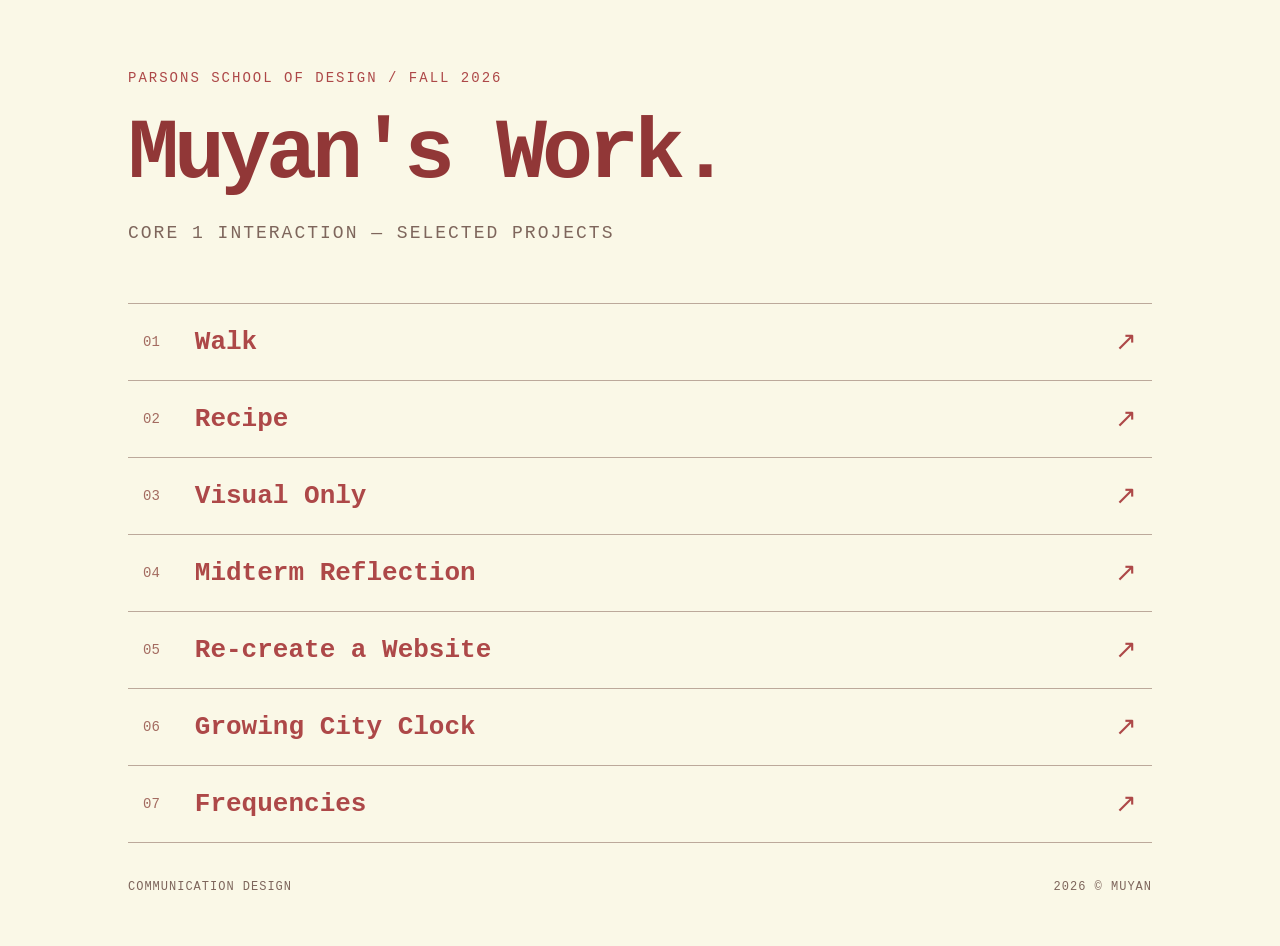
<file: index.html>
<!DOCTYPE html>
<html lang="en">

<head>
    <meta charset="utf-8">
    <meta name="viewport" content="width=device-width, initial-scale=1">
    <link rel="stylesheet" href="main.css">
    <link rel="icon" href="favicon.png">
    <title>Muyan's Work</title>
</head>

<body>

    <div class="wrapper">

        <div class="heading">
            <p class="school">PARSONS SCHOOL OF DESIGN / FALL 2026</p>
            <h1>Muyan's Work.</h1>
            <h2>Core 1 Interaction — Selected Projects</h2>
        </div>

        <div class="entries">

            <div class="entry">
                <a href="projects/walk/index.html">
                    <span class="number">01</span>
                    Walk
                    <span class="arrow">↗</span>
                </a>
            </div>

            <div class="entry">
                <a href="projects/recipe/index.html">
                    <span class="number">02</span>
                    Recipe
                    <span class="arrow">↗</span>
                </a>
            </div>

            <div class="entry">
                <a href="projects/visual%20only/index.html">
                    <span class="number">03</span>
                    Visual Only
                    <span class="arrow">↗</span>
                </a>
            </div>

            <div class="entry">
                <a href="projects/midterm%20reflection/index.html">
                    <span class="number">04</span>
                    Midterm Reflection
                    <span class="arrow">↗</span>
                </a>
            </div>

            <div class="entry">
                <a href="projects/Re-create%20a%20website/index.html">
                    <span class="number">05</span>
                    Re-create a Website
                    <span class="arrow">↗</span>
                </a>
            </div>

            <div class="entry">
                <a href="projects/growing-city-clock/index.html">
                    <span class="number">06</span>
                    Growing City Clock
                    <span class="arrow">↗</span>
                </a>
            </div>

            <div class="entry">
                <a href="projects/frequencies/index.html">
                    <span class="number">07</span>
                    Frequencies
                    <span class="arrow">↗</span>
                </a>
            </div>

        </div>

        <div class="footer">
            <p>COMMUNICATION DESIGN</p>
            <p>2026 © MUYAN</p>
        </div>

    </div>

</body>

</html>
</file>
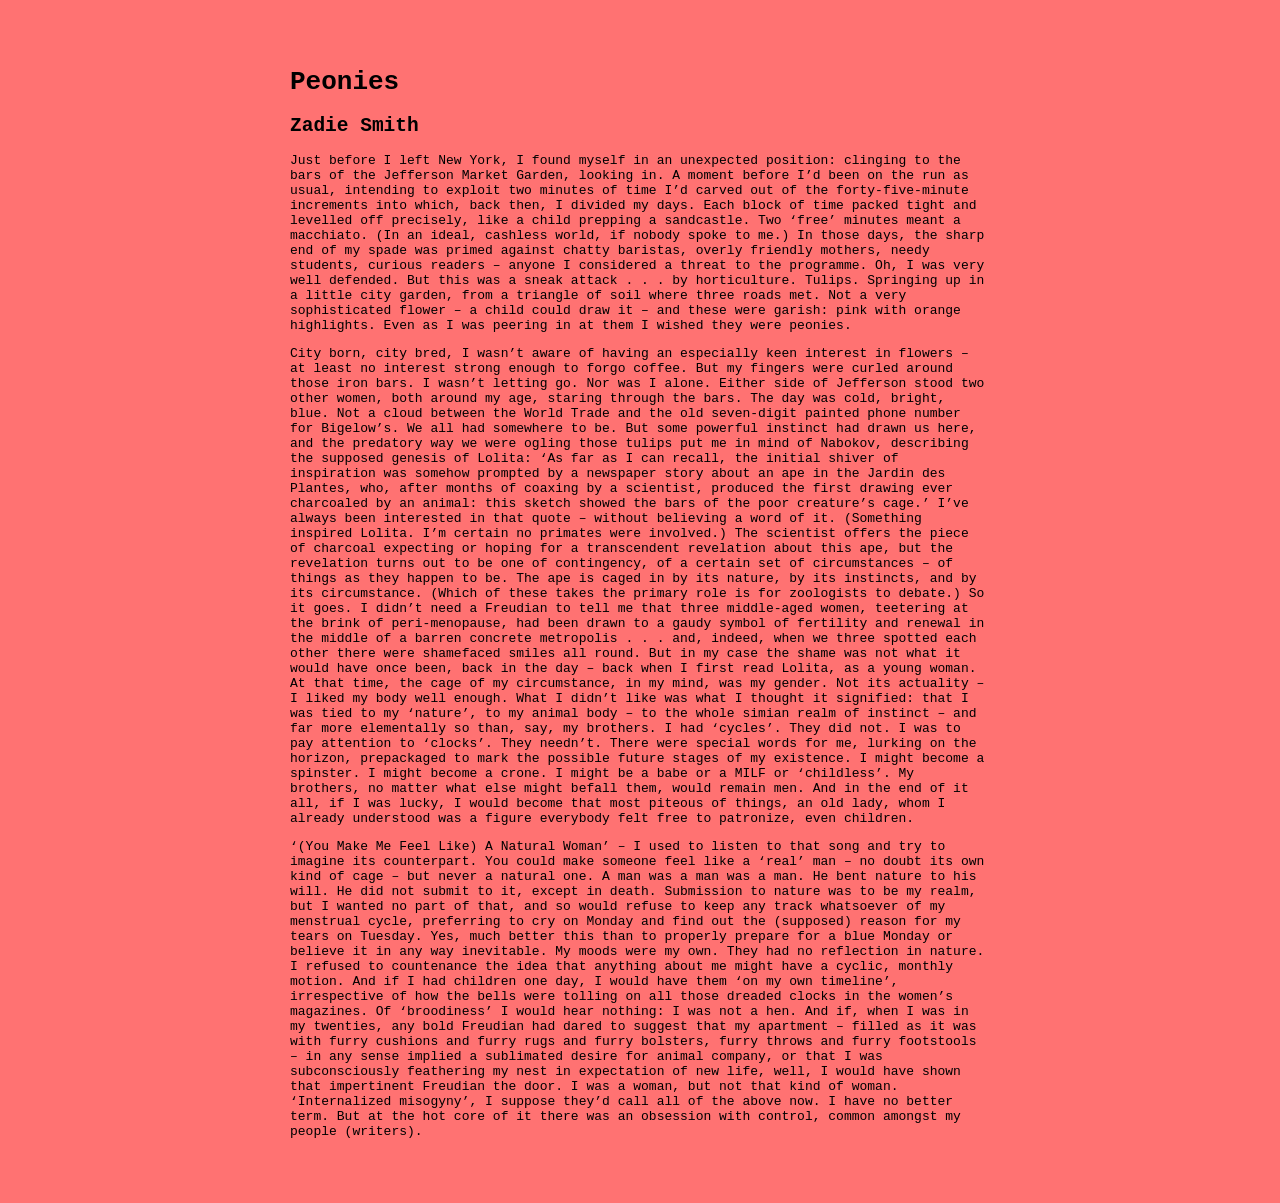
<file: course /index.html>
<!DOCTYPE html>
<head>
  <meta charset="utf-8">
  <meta name="viewport" content="width=device-width, initial-scale=1">
  <title>Layouts and Responsive Design</title>
  <link rel="stylesheet" type="text/css" href="main.css">
</head>
<body>
  <div class="container">
    <div class="title">
      <h1>Peonies</h1>
      <h2>Zadie Smith</h2>
    </div>
    <div class="content">
      <p>
        Just before I left New York, I found myself in an unexpected position: clinging to the bars of the Jefferson Market Garden, looking in. A moment before I’d been on the run as usual, intending to exploit two minutes of time I’d carved out of the forty-five-minute increments into which, back then, I divided my days. Each block of time packed tight and levelled off precisely, like a child prepping a sandcastle. Two ‘free’ minutes meant a macchiato. (In an ideal, cashless world, if nobody spoke to me.) In those days, the sharp end of my spade was primed against chatty baristas, overly friendly mothers, needy students, curious readers – anyone I considered a threat to the programme. Oh, I was very well defended. But this was a sneak attack . . . by horticulture. Tulips. Springing up in a little city garden, from a triangle of soil where three roads met. Not a very sophisticated flower – a child could draw it – and these were garish: pink with orange highlights. Even as I was peering in at them I wished they were peonies.
      </p>
      <p>
        City born, city bred, I wasn’t aware of having an especially keen interest in flowers – at least no interest strong enough to forgo coffee. But my fingers were curled around those iron bars. I wasn’t letting go. Nor was I alone. Either side of Jefferson stood two other women, both around my age, staring through the bars. The day was cold, bright, blue. Not a cloud between the World Trade and the old seven-digit painted phone number for Bigelow’s. We all had somewhere to be. But some powerful instinct had drawn us here, and the predatory way we were ogling those tulips put me in mind of Nabokov, describing the supposed genesis of Lolita: ‘As far as I can recall, the initial shiver of inspiration was somehow prompted by a newspaper story about an ape in the Jardin des Plantes, who, after months of coaxing by a scientist, produced the first drawing ever charcoaled by an animal: this sketch showed the bars of the poor creature’s cage.’ I’ve always been interested in that quote – without believing a word of it. (Something inspired Lolita. I’m certain no primates were involved.) The scientist offers the piece of charcoal expecting or hoping for a transcendent revelation about this ape, but the revelation turns out to be one of contingency, of a certain set of circumstances – of things as they happen to be. The ape is caged in by its nature, by its instincts, and by its circumstance. (Which of these takes the primary role is for zoologists to debate.) So it goes. I didn’t need a Freudian to tell me that three middle-aged women, teetering at the brink of peri-menopause, had been drawn to a gaudy symbol of fertility and renewal in the middle of a barren concrete metropolis . . . and, indeed, when we three spotted each other there were shamefaced smiles all round. But in my case the shame was not what it would have once been, back in the day – back when I first read Lolita, as a young woman. At that time, the cage of my circumstance, in my mind, was my gender. Not its actuality – I liked my body well enough. What I didn’t like was what I thought it signified: that I was tied to my ‘nature’, to my animal body – to the whole simian realm of instinct – and far more elementally so than, say, my brothers. I had ‘cycles’. They did not. I was to pay attention to ‘clocks’. They needn’t. There were special words for me, lurking on the horizon, prepackaged to mark the possible future stages of my existence. I might become a spinster. I might become a crone. I might be a babe or a MILF or ‘childless’. My brothers, no matter what else might befall them, would remain men. And in the end of it all, if I was lucky, I would become that most piteous of things, an old lady, whom I already understood was a figure everybody felt free to patronize, even children.
      </p>
      <p>
        ‘(You Make Me Feel Like) A Natural Woman’ – I used to listen to that song and try to imagine its counterpart. You could make someone feel like a ‘real’ man – no doubt its own kind of cage – but never a natural one. A man was a man was a man. He bent nature to his will. He did not submit to it, except in death. Submission to nature was to be my realm, but I wanted no part of that, and so would refuse to keep any track whatsoever of my menstrual cycle, preferring to cry on Monday and find out the (supposed) reason for my tears on Tuesday. Yes, much better this than to properly prepare for a blue Monday or believe it in any way inevitable. My moods were my own. They had no reflection in nature. I refused to countenance the idea that anything about me might have a cyclic, monthly motion. And if I had children one day, I would have them ‘on my own timeline’, irrespective of how the bells were tolling on all those dreaded clocks in the women’s magazines. Of ‘broodiness’ I would hear nothing: I was not a hen. And if, when I was in my twenties, any bold Freudian had dared to suggest that my apartment – filled as it was with furry cushions and furry rugs and furry bolsters, furry throws and furry footstools – in any sense implied a sublimated desire for animal company, or that I was subconsciously feathering my nest in expectation of new life, well, I would have shown that impertinent Freudian the door. I was a woman, but not that kind of woman. ‘Internalized misogyny’, I suppose they’d call all of the above now. I have no better term. But at the hot core of it there was an obsession with control, common amongst my people (writers).
      </p>
  </div>
</div>
</body>
</html>
</file>
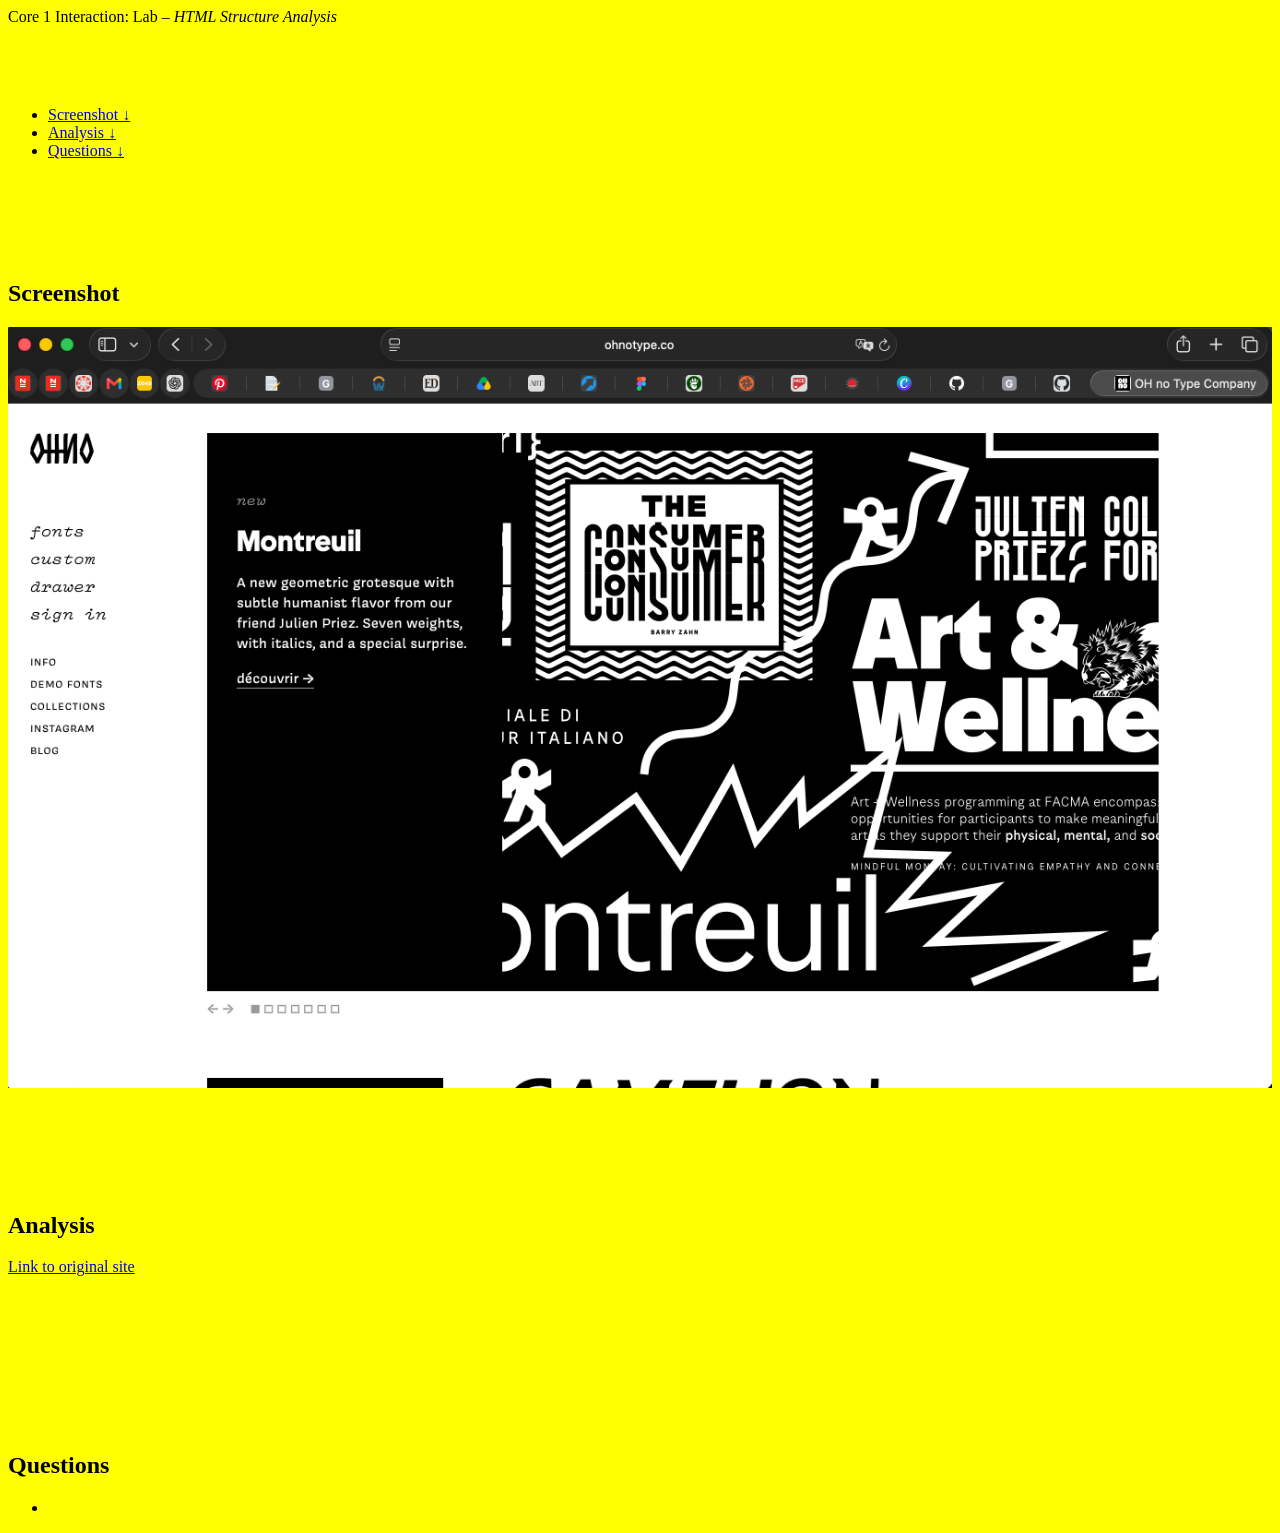
<file: projects/analysis/index.html>
<!DOCTYPE html>
<html>
  <head>
    <meta charset="utf-8">

    <title>HTML Structure Analysis</title>
    <meta name="viewport" content="width=device-width, initial-scale=1">
    <link rel="stylesheet" type="text/css" href="main.css">
  </head>
  <body>
    <header>
      Core 1 Interaction: Lab –&nbsp;<em>HTML Structure Analysis</em>
    </header>
    <section id="table-of-contents">
      <ul>
        <li><a href="#screenshot">Screenshot ↓</a></li>
        <li><a href="#analysis">Analysis ↓</a></li>
        <li><a href="#questions">Questions ↓</a></li>
      </ul>
    </section>
    <section id="screenshot">
      <h2>Screenshot</h2>
     <img src="img/screenshot.png" alt="Screenshot of the original website">
    </section>
    <section id="analysis">
      <h2>Analysis</h2>
      <a href="https://ohnotype.co">Link to original site</a>
      <div class="grid-col-2">
        <div>
          <pre id="analysis--simplified-html">
            <!-- TODO: Replace with your version of a simplified structure To display HTML as text, replace < with &lt; and > with &gt;. -->
          </pre>
        </div>
        <div id="analysis--text">
          <!-- TODO: <p>Write a response!</p> -->
        </div>
      </div>
    </section>
    <section id="questions">
      <h2>Questions</h2>

      <ul>
        <li>
          <!-- TODO: Ask a question! -->
        </li>
      </ul>
    </section>
  </body>
</html>
</file>
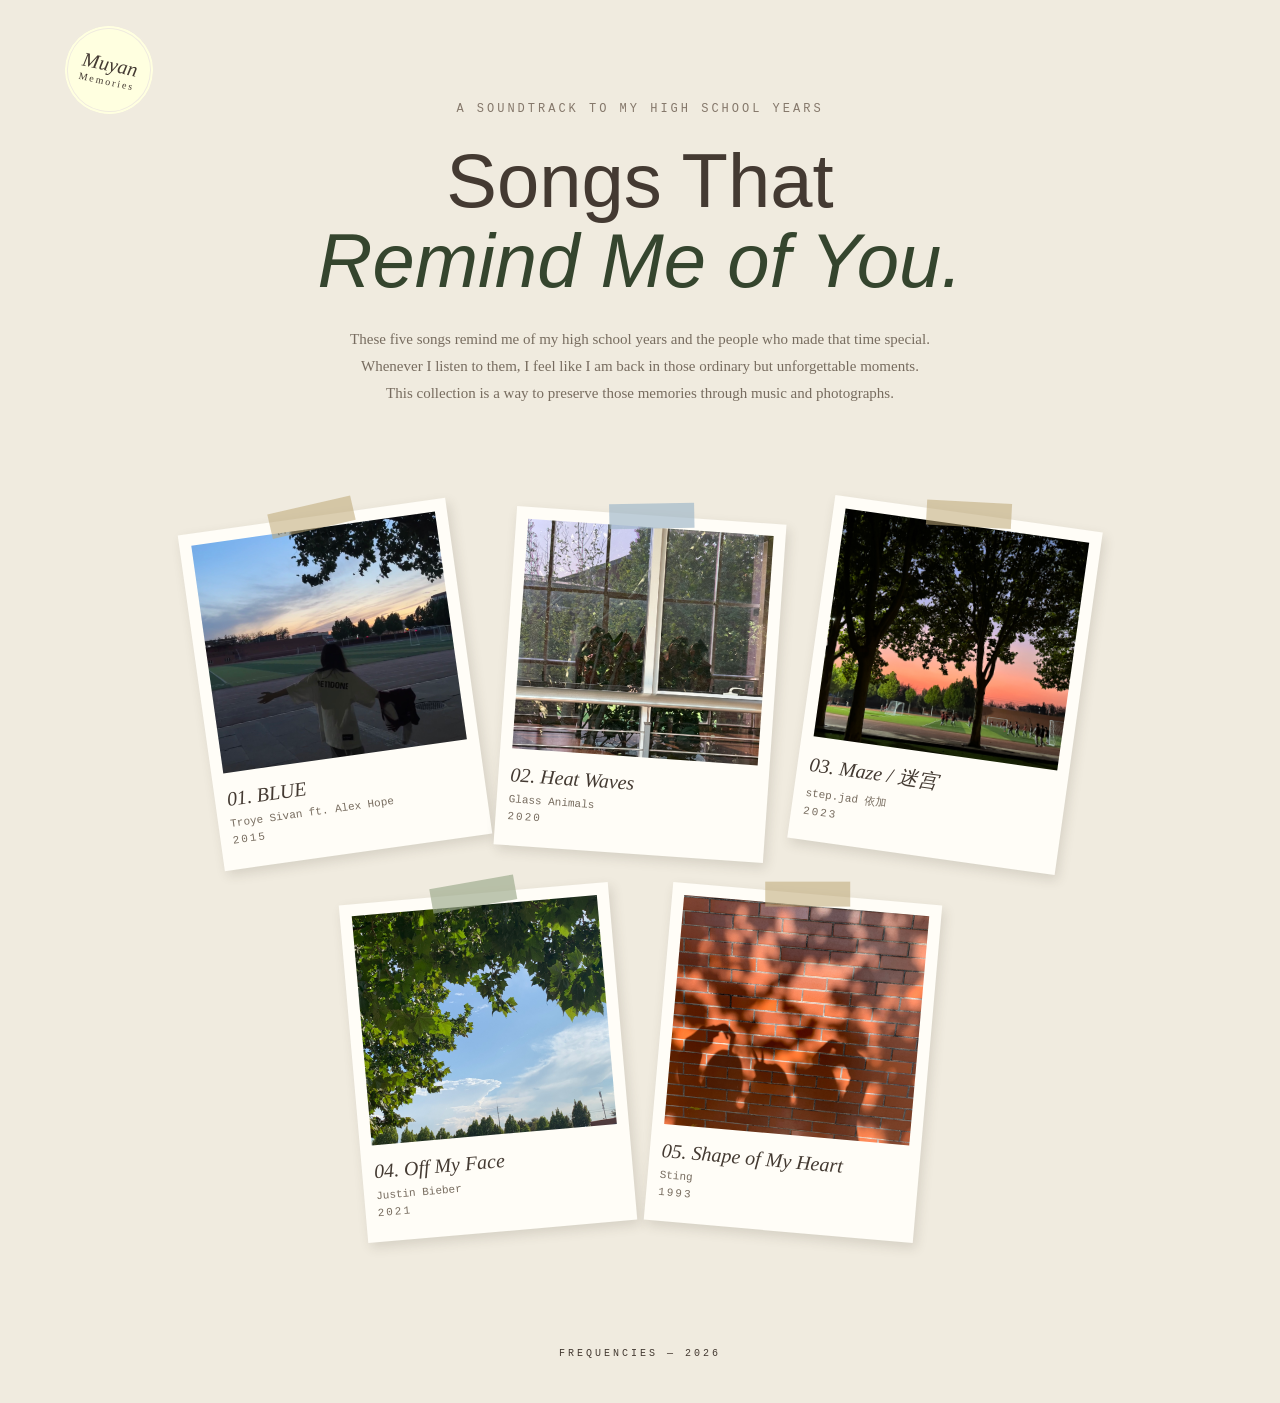
<file: projects/frequencies/index.html>
<!DOCTYPE html>
<html lang="en">

<head>
    <meta charset="UTF-8">
    <meta name="viewport" content="width=device-width, initial-scale=1.0">
    <title>Songs That Remind Me of You</title>
    <link rel="stylesheet" href="main.css">
</head>

<body>

    <header>
     <div class="pin">
            <span>Muyan</span>
            <span>Memories</span>
        </div>
    </header>

    <div class="intro">
        <p class="subtitle">A SOUNDTRACK TO MY HIGH SCHOOL YEARS</p>

        <h1>Songs That<br><em>Remind Me of You.</em></h1>

        <p class="description">
            These five songs remind me of my high school years
            and the people who made that time special.
            Whenever I listen to them, I feel like I am back
            in those ordinary but unforgettable moments.
            This collection is a way to preserve those memories
            through music and photographs.
        </p>
    </div>

    <div class="collage">

        <div class="polaroid photo1">
            <div class="tape"></div>
            <img src="memories/blue.jpg" alt="Blue sky and green leaves">
            <h2>01. BLUE</h2>
            <p>Troye Sivan ft. Alex Hope</p>
            <p class="year">2015</p>
        </div>

        <div class="polaroid photo2">
            <div class="tape"></div>
            <img src="memories/heat.jpeg" alt="Summer sunset">
            <h2>02. Heat Waves</h2>
            <p>Glass Animals</p>
            <p class="year">2020</p>
        </div>

        <div class="polaroid photo3">
            <div class="tape"></div>
            <img src="memories/maze.jpeg" alt="School window">
            <h2>03. Maze / 迷宫</h2>
            <p>step.jad 依加</p>
            <p class="year">2023</p>
        </div>

        <div class="polaroid photo4">
            <div class="tape"></div>
            <img src="memories/face.jpeg" alt="A memory on the playground">
            <h2>04. Off My Face</h2>
            <p>Justin Bieber</p>
            <p class="year">2021</p>
        </div>

        <div class="polaroid photo5">
            <div class="tape"></div>
            <img src="memories/heart.jpeg" alt="Shadows on a brick wall">
            <h2>05. Shape of My Heart</h2>
            <p>Sting</p>
            <p class="year">1993</p>
        </div>

    </div>

    <footer>
        <span>FREQUENCIES — 2026</span>
    </footer>

</body>

</html>
</file>
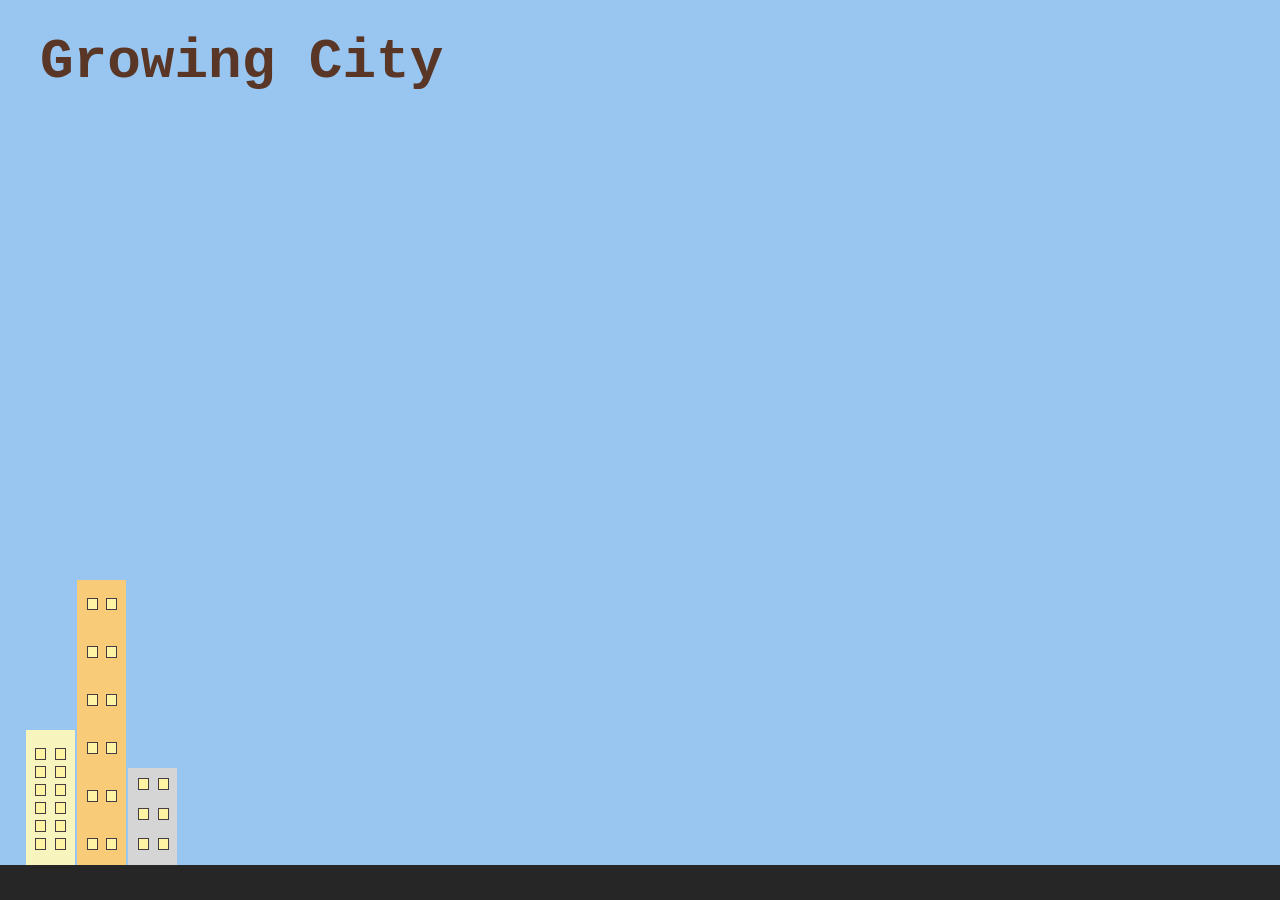
<file: projects/growing-city-clock/index.html>
<!DOCTYPE html>
<html>
<head>
    <meta charset="utf-8">
    <meta name="viewport" content="width=device-width, initial-scale=1">
    <title>Growing City Clock</title>
    <link rel="stylesheet" href="main.css">
</head>

<body>

    <div class="wrapper">

        <h1>Growing City</h1>

        <div class="city"></div>

        <div class="ground"></div>

    </div>

    <script src="main.js"></script>

</body>
</html>
</file>
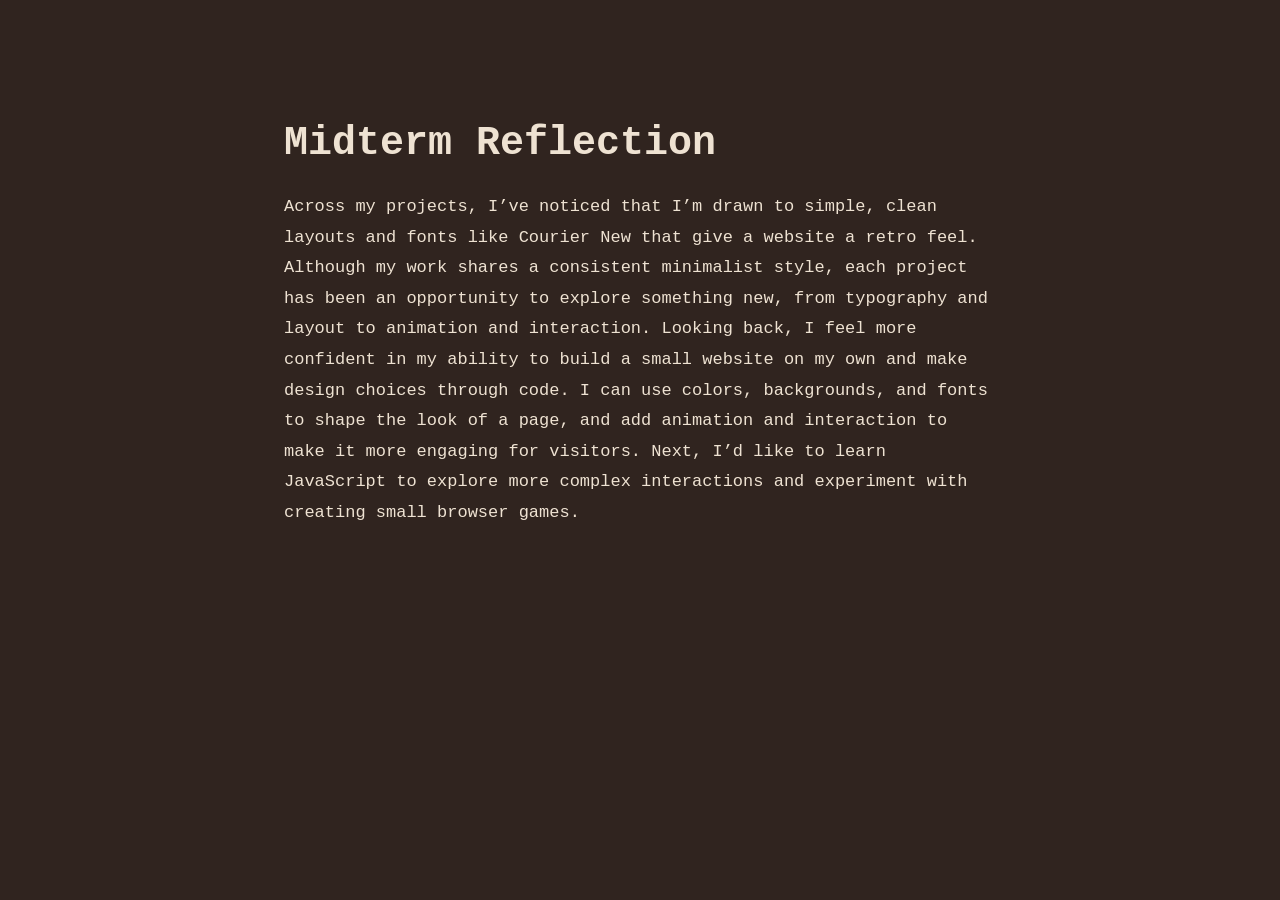
<file: projects/midterm reflection/index.html>
<!DOCTYPE html>
<html>
<head>
  <meta charset="utf-8">
  <meta name="viewport" content="width=device-width, initial-scale=1">
  <title>Midterm Reflection</title>
  <link rel="stylesheet" href="main.css">
</head>
<body>
  <main>

    <h1>Midterm Reflection</h1>

    <p>
      Across my projects, I’ve noticed that I’m drawn to simple,
      clean layouts and fonts like Courier New that give a website
      a retro feel. Although my work shares a consistent minimalist
      style, each project has been an opportunity to explore something
      new, from typography and layout to animation and interaction.
      Looking back, I feel more confident in my ability to build a
      small website on my own and make design choices through code.
      I can use colors, backgrounds, and fonts to shape the look of
      a page, and add animation and interaction to make it more
      engaging for visitors. Next, I’d like to learn JavaScript to
      explore more complex interactions and experiment with creating
      small browser games.
    </p>
  </main>

</body>
</html>
</file>
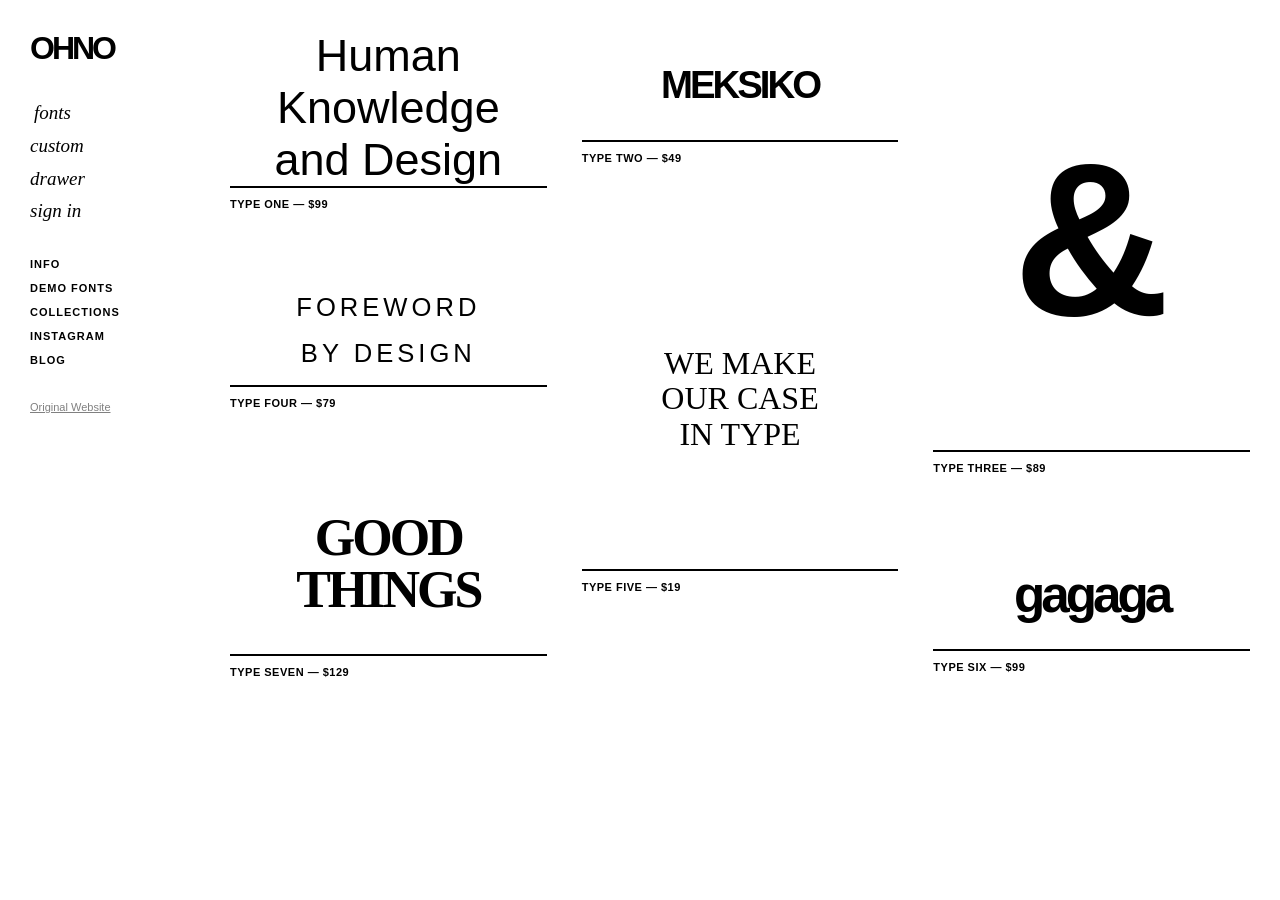
<file: projects/Re-create a website grid /index.html>
<!DOCTYPE html>
<html lang="en">

<head>
    <meta charset="UTF-8">
    <meta name="viewport" content="width=device-width, initial-scale=1">
    <title>Type Collection</title>
    <link rel="stylesheet" href="main.css">
</head>

<body>

    <div class="page">

        <!-- Left sidebar -->
        <div class="sidebar">

            <h1>OHNO</h1>

            <nav class="menu">
                <a href="#">fonts</a>
                <a href="#">custom</a>
                <a href="#">drawer</a>
                <a href="#">sign in</a>
            </nav>

            <nav class="info">
                <a href="#">INFO</a>
                <a href="#">DEMO FONTS</a>
                <a href="#">COLLECTIONS</a>
                <a href="#">INSTAGRAM</a>
                <a href="#">BLOG</a>
            </nav>

            <a class="source" href="https://ohnotype.co/">
                Original Website
            </a>

        </div>

        <!-- Main content -->
        <main class="font-grid">

            <!-- Column 1 -->
            <div class="font-column">

                <div class="font-card">
                    <div class="specimen font-one">
                        <p>Human<br>Knowledge<br>and Design</p>
                    </div>
                    <div class="font-label">
                        TYPE ONE — $99
                    </div>
                </div>

                <div class="font-card">
                    <div class="specimen font-four">
                        <p>FOREWORD<br>BY DESIGN</p>
                    </div>
                    <div class="font-label">
                        TYPE FOUR — $79
                    </div>
                </div>
                    <!-- Font Card 7 -->
                <div class="font-card">
                <div class="specimen font-seven">
                <p>GOOD<br>THINGS</p>
                </div>
                <div class="font-label">
                    TYPE SEVEN — $129
                </div>
                </div>

            </div>

            <!-- Column 2 -->
            <div class="font-column">

                <div class="font-card">
                    <div class="specimen font-two">
                        <p>MEKSIKO</p>
                    </div>
                    <div class="font-label">
                        TYPE TWO — $49
                    </div>
                </div>

                <div class="font-card">
                    <div class="specimen font-five">
                        <p>WE MAKE<br>OUR CASE<br>IN TYPE</p>
                    </div>
                    <div class="font-label">
                        TYPE FIVE — $19
                    </div>
                </div>

            </div>

            <!-- Column 3 -->
            <div class="font-column">

                <div class="font-card">
                    <div class="specimen font-three">
                        <p>&amp;</p>
                    </div>
                    <div class="font-label">
                        TYPE THREE — $89
                    </div>
                </div>

                <div class="font-card">
                    <div class="specimen font-six">
                        <p>gagaga</p>
                    </div>
                    <div class="font-label">
                        TYPE SIX — $99
                    </div>
                </div>

            </div>

        </main>

    </div>

</body>
</html>
</file>
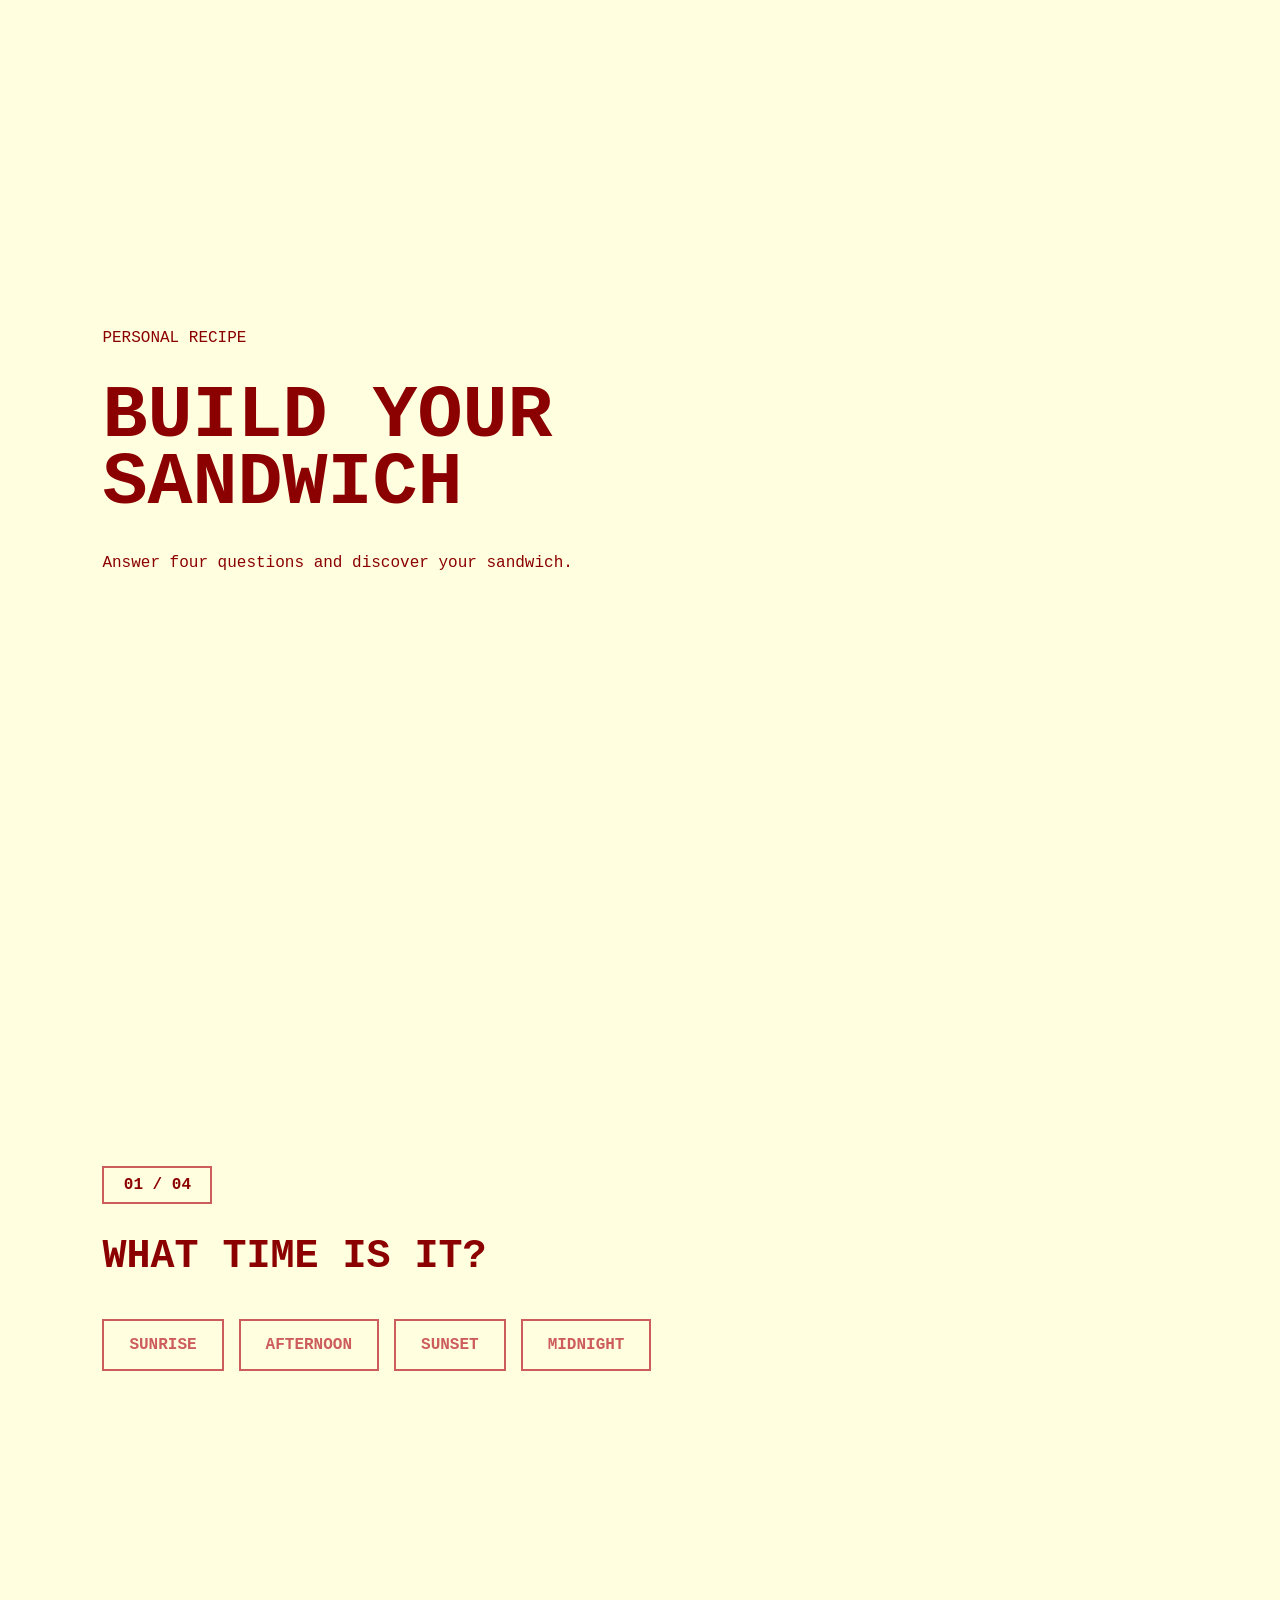
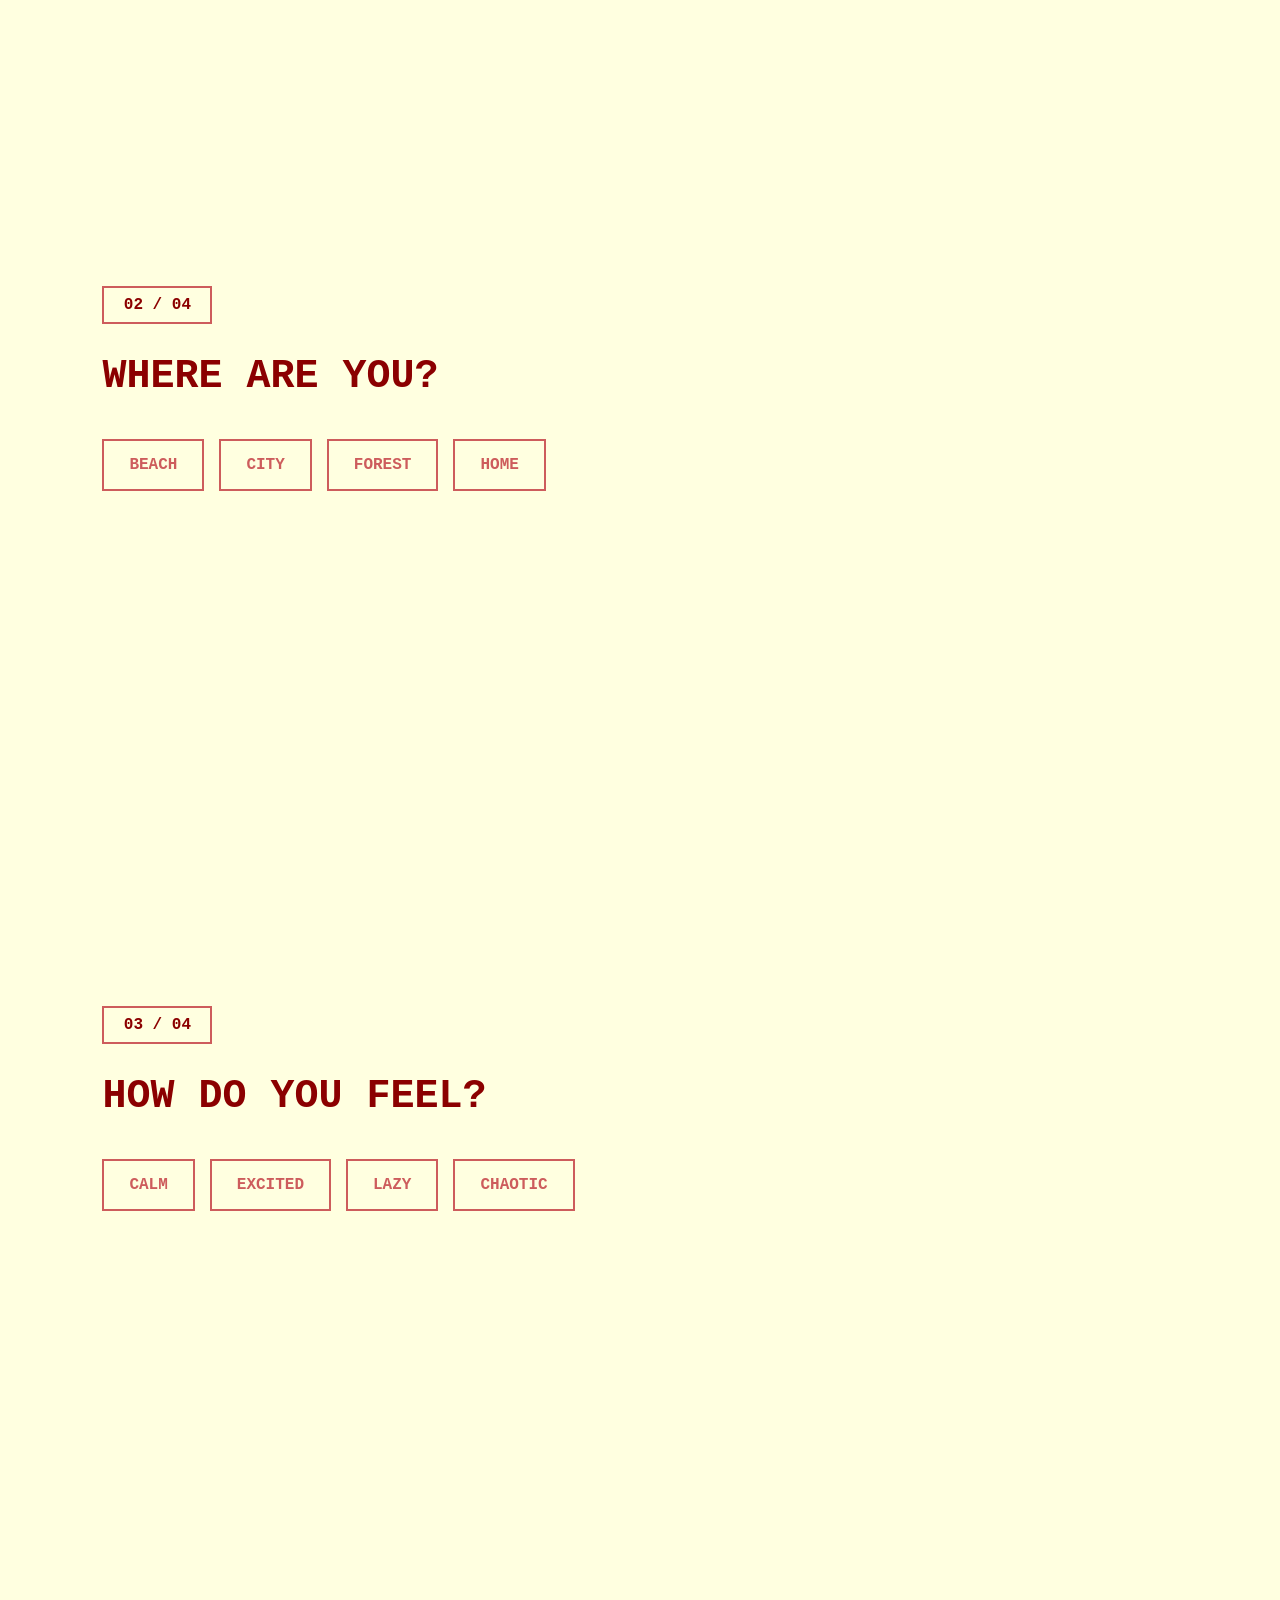
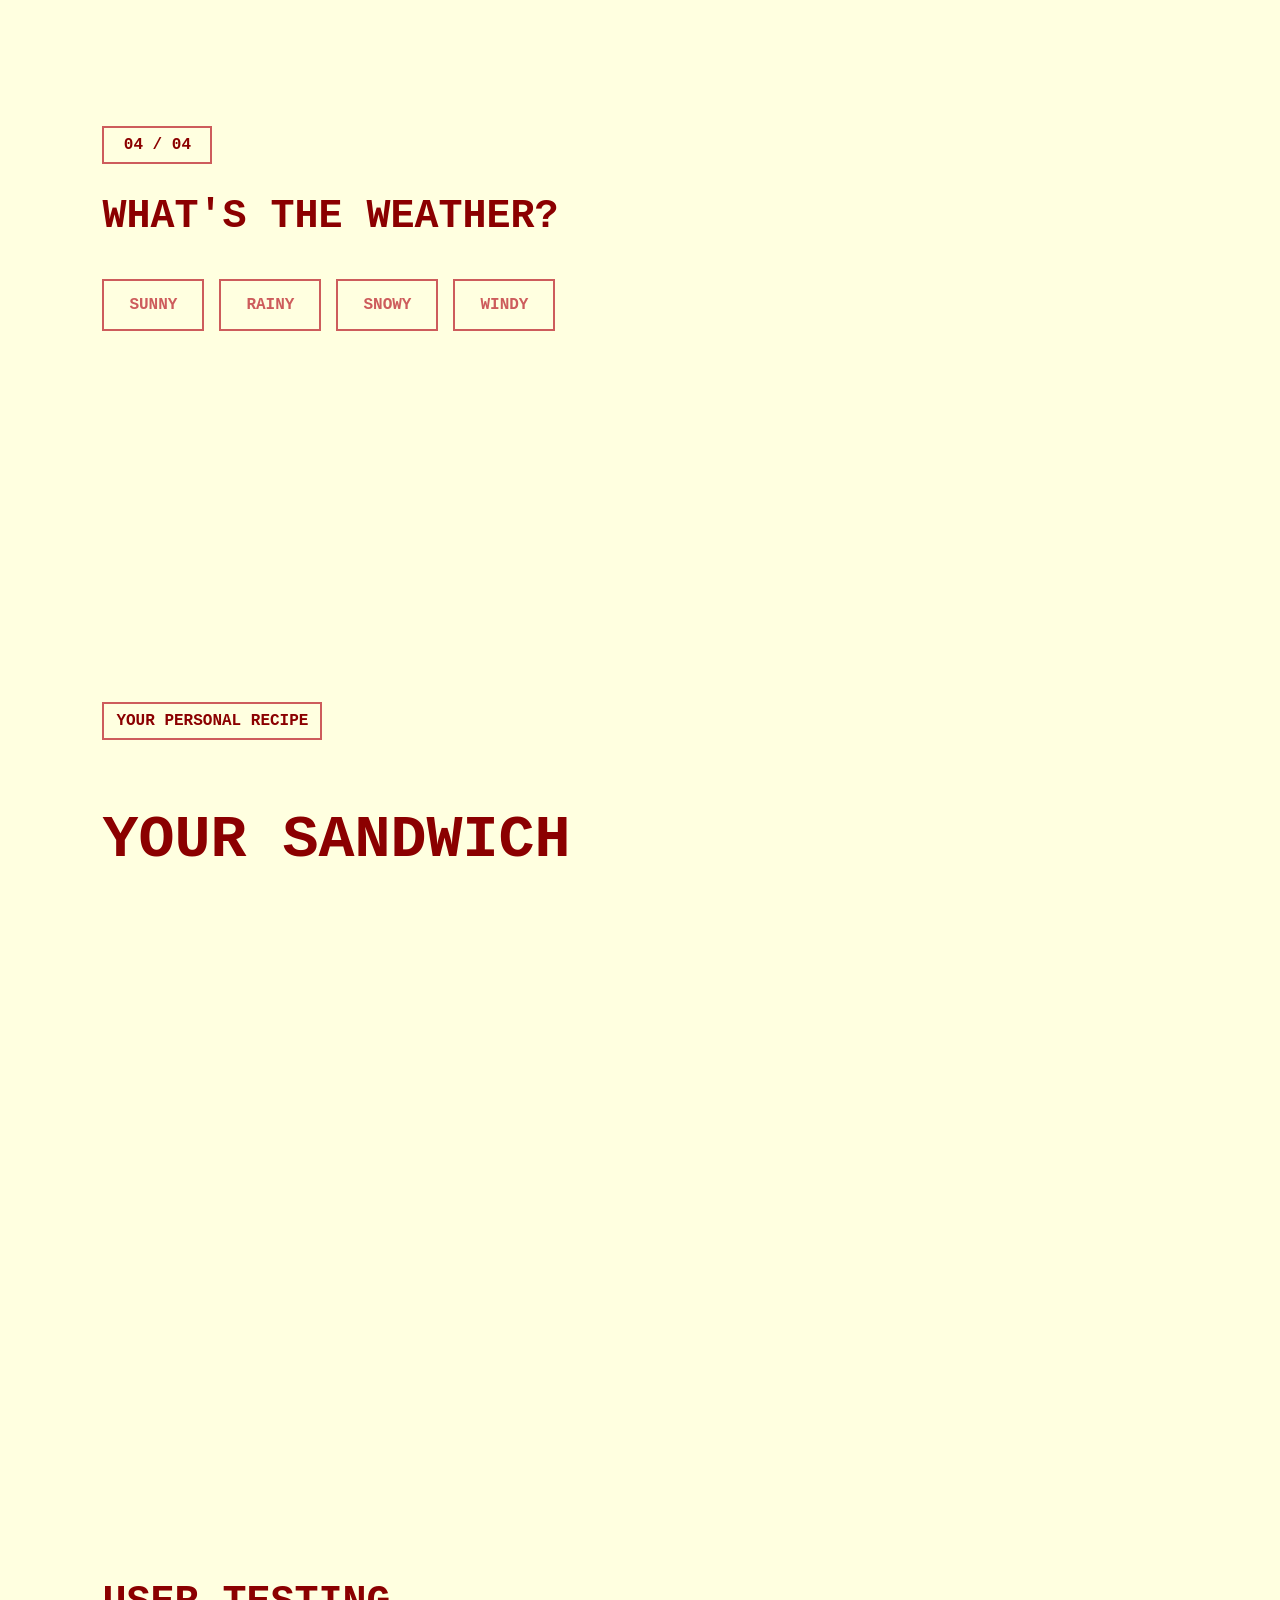
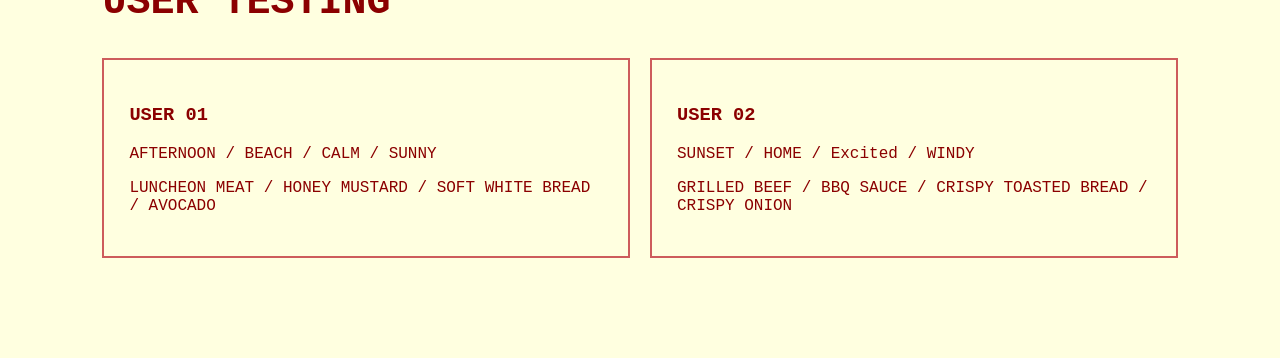
<file: projects/recipe/index.html>
<!DOCTYPE html>
<html>
<head>
	<meta charset="utf-8">
	<meta name="viewport" content="width=device-width, initial-scale=1">
	<title>Build your Sandwich</title>	
  <link rel="stylesheet" href="main.css">
</head>
<body>

<header>
        <p>PERSONAL RECIPE</p>

        <h1>BUILD YOUR<br>SANDWICH</h1>

        <p>Answer four questions and discover your sandwich.</p>
    </header>


    <!-- QUESTION 1 -->

    <section class="question">

        <p>01 / 04</p>

        <h2>WHAT TIME IS IT?</h2>

        <div class="choices">

            <input type="radio" name="time" id="sunrise">
            <label for="sunrise">SUNRISE</label>

            <input type="radio" name="time" id="afternoon">
            <label for="afternoon">AFTERNOON</label>

            <input type="radio" name="time" id="sunset">
            <label for="sunset">SUNSET</label>

            <input type="radio" name="time" id="midnight">
            <label for="midnight">MIDNIGHT</label>

        </div>

    </section>


    <!-- QUESTION 2 -->

    <section class="question">

        <p>02 / 04</p>

        <h2>WHERE ARE YOU?</h2>

        <div class="choices">

            <input type="radio" name="place" id="beach">
            <label for="beach">BEACH</label>

            <input type="radio" name="place" id="city">
            <label for="city">CITY</label>

            <input type="radio" name="place" id="forest">
            <label for="forest">FOREST</label>

            <input type="radio" name="place" id="home">
            <label for="home">HOME</label>

        </div>

    </section>


    <!-- QUESTION 3 -->

   <section class="question">

        <p>03 / 04</p>

        <h2>HOW DO YOU FEEL?</h2>

        <div class="choices">

            <input type="radio" name="feeling" id="calm">
            <label for="calm">CALM</label>

            <input type="radio" name="feeling" id="excited">
            <label for="excited">EXCITED</label>

            <input type="radio" name="feeling" id="lazy">
            <label for="lazy">LAZY</label>

            <input type="radio" name="feeling" id="chaotic">
            <label for="chaotic">CHAOTIC</label>

        </div>

    </section>


    <!-- QUESTION 4 -->

<section class="question">

    <p>04 / 04</p>

    <h2>WHAT'S THE WEATHER?</h2>

    <div class="choices">

        <input type="radio" name="weather" id="sunny">
        <label for="sunny">SUNNY</label>

        <input type="radio" name="weather" id="rainy">
        <label for="rainy">RAINY</label>

        <input type="radio" name="weather" id="snowy">
        <label for="snowy">SNOWY</label>

        <input type="radio" name="weather" id="windy">
        <label for="windy">WINDY</label>

    </div>

</section>

    <!-- RESULT -->

    <section class="result">

        <p>YOUR PERSONAL RECIPE</p>

        <h2>YOUR SANDWICH</h2>

        <div class="sandwich">

    <!-- TOP BREAD -->
    <p class="whitebread bread">SOFT WHITE BREAD</p>
    <p class="toast bread">CRISPY TOASTED BREAD</p>
    <p class="wrap bread">SOFT WRAP</p>
    <p class="croissant bread">CROISSANT</p>


    <!-- EXTRA -->
    <p class="avocado extra">AVOCADO</p>
    <p class="cheese extra">CHEESE</p>
    <p class="pickles extra">PICKLES</p>
    <p class="onion extra">CRISPY ONION</p>


    <!-- FILLING -->
    <p class="egg filling">EGG</p>
    <p class="luncheon filling">LUNCHEON MEAT</p>
    <p class="beef filling">GRILLED BEEF</p>
    <p class="vegetable filling">CABBAGE + TOMATO</p>


    <!-- SAUCE -->
    <p class="honey sauce">HONEY MUSTARD</p>
    <p class="chili sauce">SWEET CHILI SAUCE</p>
    <p class="lime sauce">LIME JUICE</p>
    <p class="bbq sauce">BBQ SAUCE</p>

</div>

</section>

<section class="testing">

    <h2>USER TESTING</h2>

    <div class="test-results">

        <div>
            <h3>USER 01</h3>
            <p>AFTERNOON / BEACH / CALM / SUNNY</p>
            <p>LUNCHEON MEAT / HONEY MUSTARD / SOFT WHITE BREAD / AVOCADO</p>
        </div>

        <div>
            <h3>USER 02</h3>
            <p>SUNSET / HOME / Excited / WINDY</p>
            <p>GRILLED BEEF / BBQ SAUCE / CRISPY TOASTED BREAD / CRISPY ONION</p>
        </div>

    </div>

</section>


</body>
</html>
</file>
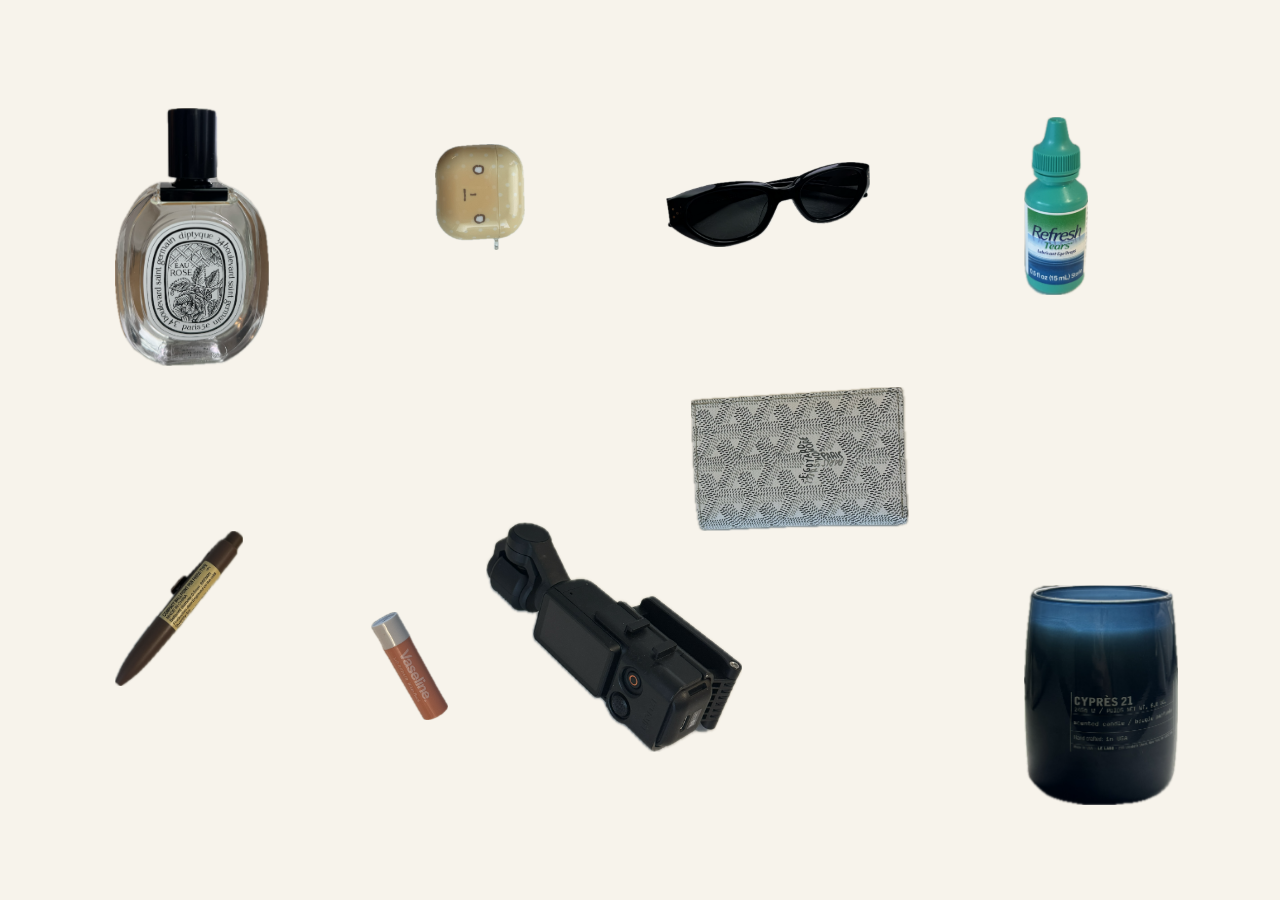
<file: projects/visual only/index.html>
<!DOCTYPE html>
<html lang="en">

<head>
    <meta charset="UTF-8">
    <meta name="viewport" content="width=device-width, initial-scale=1.0">
    <title>Everyday Objects</title>
    <link rel="stylesheet" href="main.css">
</head>

<body>

    <div class="container">

        <div class="object perfume">
            <img src="imgs/perfume.png" alt="Perfume">
            <p class="frequency">4 DAYS A WEEK</p>
        </div>

        <div class="object airpods">
            <img src="imgs/airpods.png" alt="AirPods">
            <p class="frequency">EVERY DAY</p>
        </div>

        <div class="object sunglasses">
            <img src="imgs/sunglasses.png" alt="Sunglasses">
            <p class="frequency">ONCE A WEEK</p>
        </div>

        <div class="object eyedrops">
            <img src="imgs/eyedrops.png" alt="Eye Drops">
            <p class="frequency">2 TIMES A WEEK</p>
        </div>

        <div class="object wallet">
            <img src="imgs/wallet.png" alt="Wallet">
            <p class="frequency">EVERY DAY</p>
        </div>

        <div class="object pen">
            <img src="imgs/pen.png" alt="Pen">
            <p class="frequency">5 DAYS A WEEK</p>
        </div>

        <div class="object lipbalm">
            <img src="imgs/lipbalm.png" alt="Lip Balm">
            <p class="frequency">3–5 TIMES A WEEK</p>
        </div>

        <div class="object camera">
            <img src="imgs/camera.png" alt="Camera">
            <p class="frequency">2 TIMES A WEEK</p>
        </div>

        <div class="object candle">
            <img src="imgs/candle.png" alt="Candle">
            <p class="frequency">RARELY</p>
        </div>

    </div>

</body>
</html>
</file>
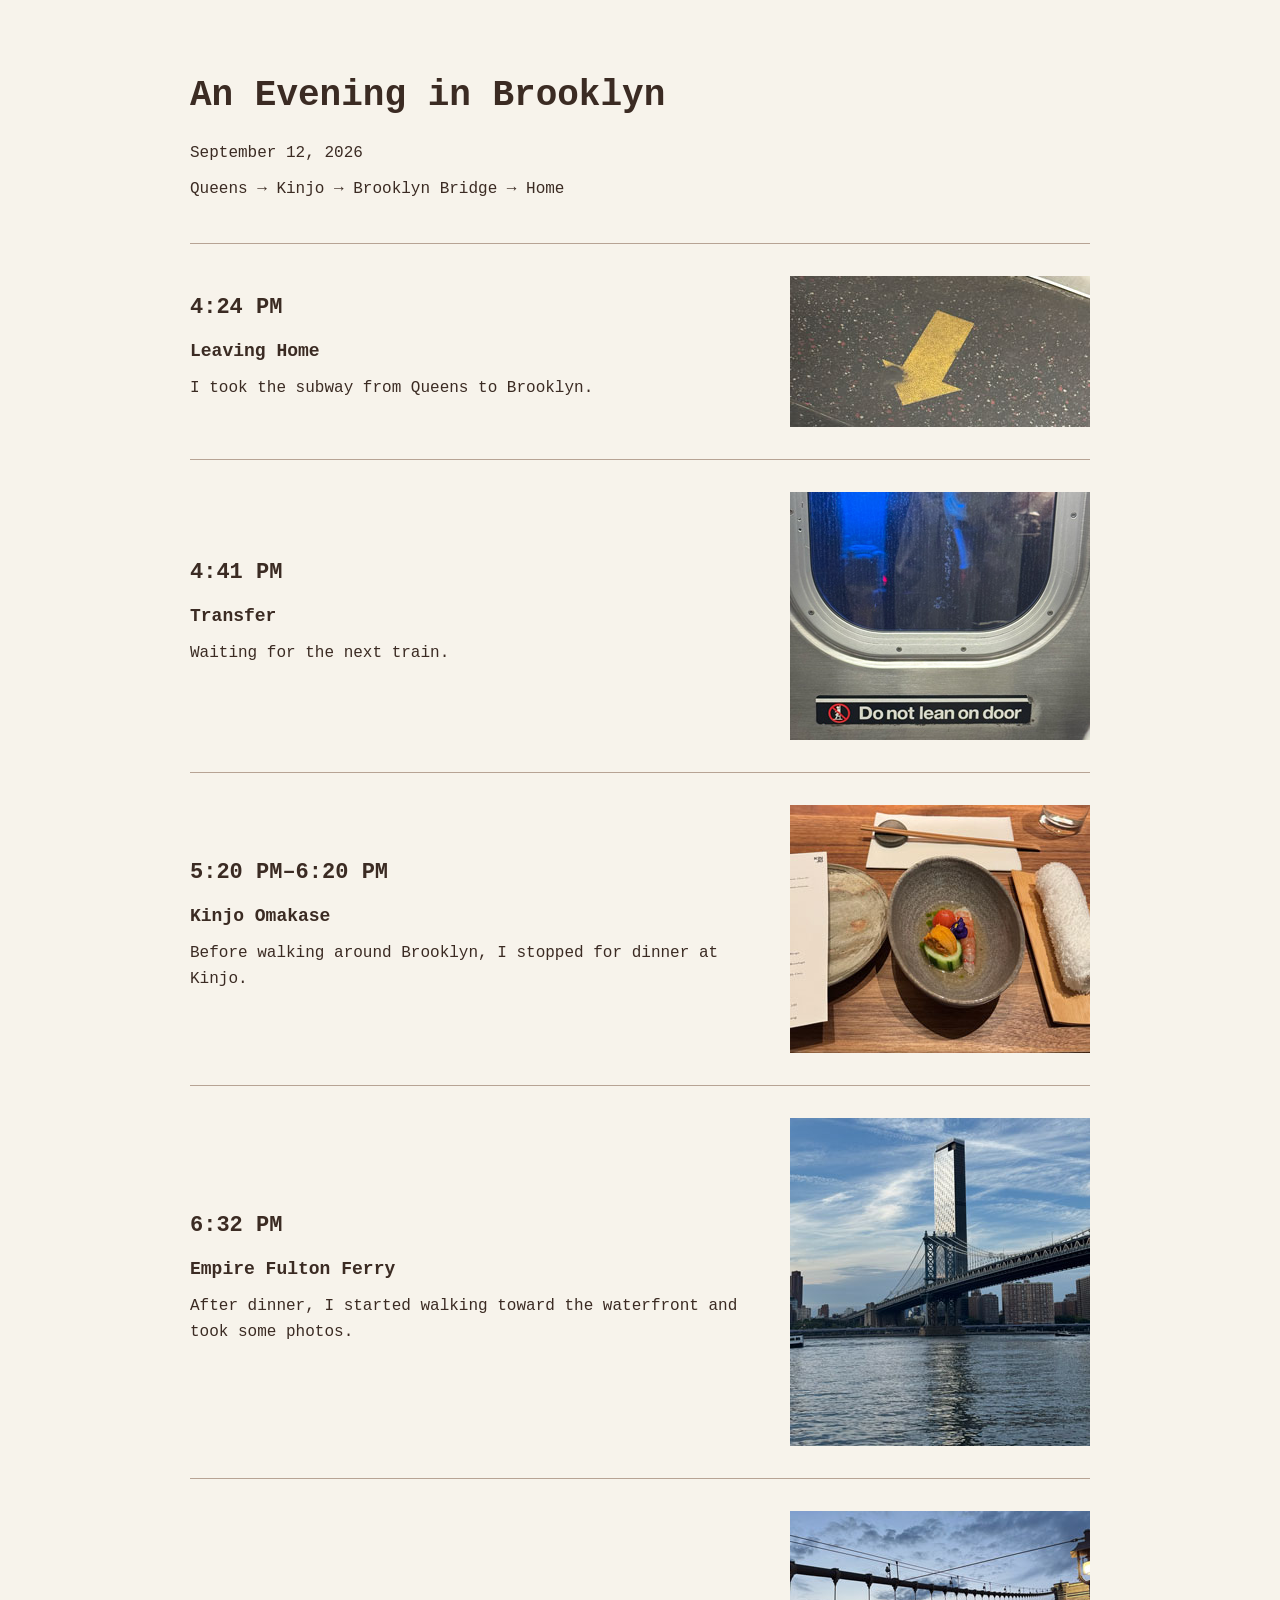
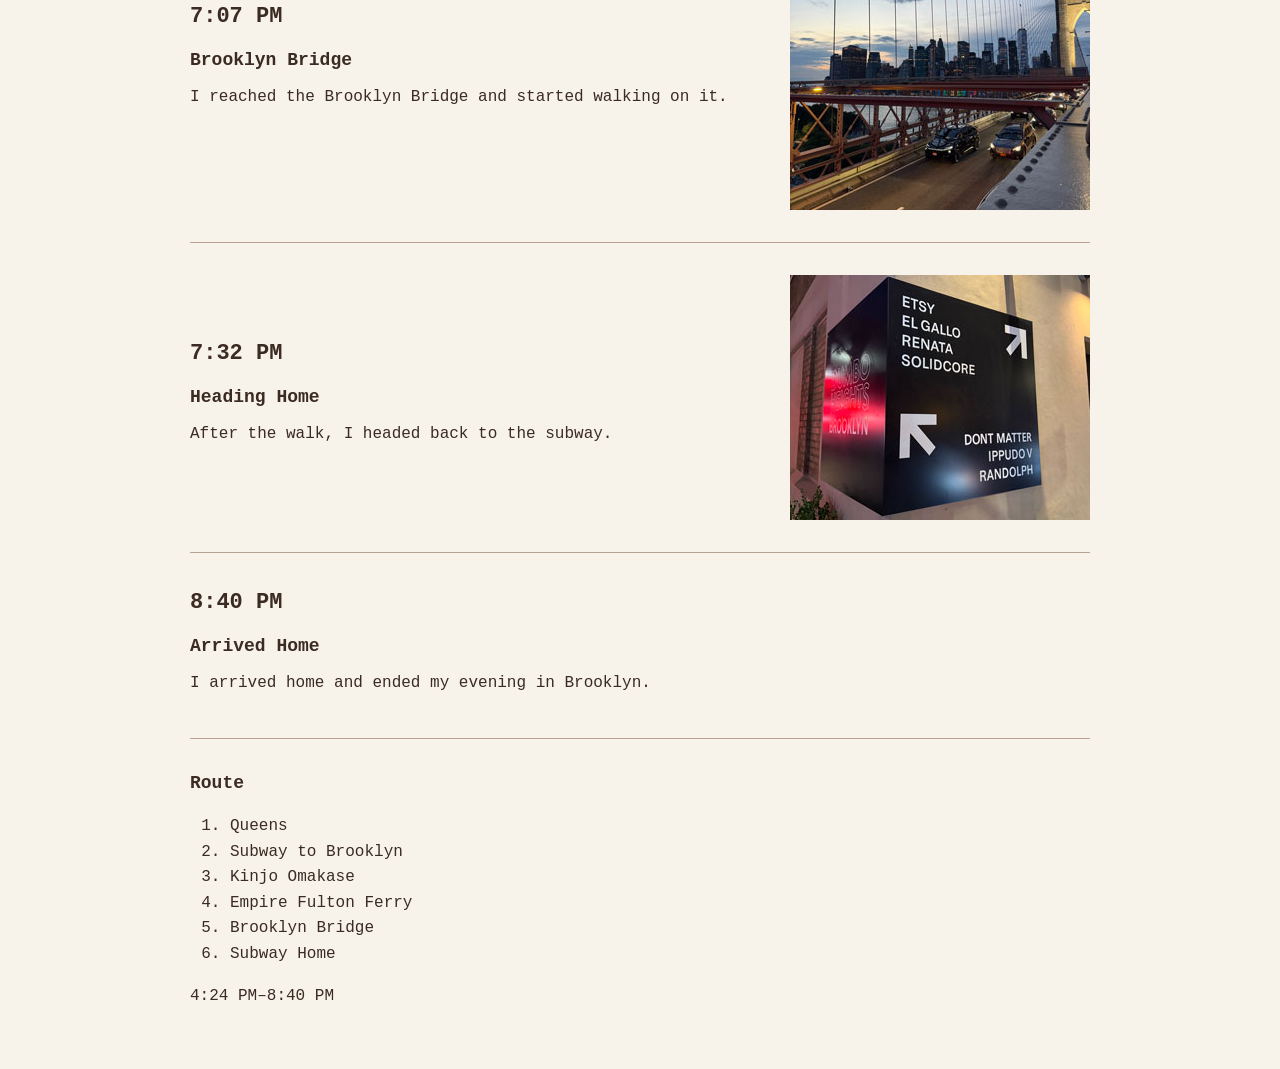
<file: projects/walk/index.html>
<!DOCTYPE html>
<html>
<head>
	<meta charset="utf-8">
	<meta name="viewport" content="width=device-width, initial-scale=1">
	<title>An Evening in Brooklyn</title>
	<link rel="stylesheet" href="main.css">
</head>
<body>
  <main>
    <header>
      <h1>An Evening in Brooklyn</h1>
      <p>September 12, 2026</p>
      <p>Queens → Kinjo → Brooklyn Bridge → Home</p>
    </header>

    <section class="stop">
      <div class="stop-text">
        <h2>4:24 PM</h2>
        <h3>Leaving Home</h3>
        <p>I took the subway from Queens to Brooklyn.</p>
      </div>

      <img src="imgs/subway.jpg" alt="Subway ride to Brooklyn">
    </section>

    <section class="stop">
      <div class="stop-text">
        <h2>4:41 PM</h2>
        <h3>Transfer</h3>
        <p>Waiting for the next train.</p>
      </div>

      <img src="imgs/subway1.jpg" alt="Transferring to another train">
    </section>

    <section class="stop">
      <div class="stop-text">
        <h2>5:20 PM–6:20 PM</h2>
        <h3>Kinjo Omakase</h3>
        <p>
          Before walking around Brooklyn, I stopped for dinner at Kinjo.
        </p>
      </div>

      <img src="imgs/kinjo.jpg" alt="Dinner at Kinjo">
    </section>

    <section class="stop">
      <div class="stop-text">
        <h2>6:32 PM</h2>
        <h3>Empire Fulton Ferry</h3>
        <p>
          After dinner, I started walking toward the waterfront
          and took some photos.
        </p>
      </div>

      <img src="imgs/walking.jpg" alt="Walking around Brooklyn">
    </section>

    <section class="stop">
      <div class="stop-text">
        <h2>7:07 PM</h2>
        <h3>Brooklyn Bridge</h3>
        <p>
          I reached the Brooklyn Bridge and started walking on it.
        </p>
      </div>

      <img src="imgs/brooklyn.jpg" alt="Walking on the Brooklyn Bridge">
    </section>

    <section class="stop">
      <div class="stop-text">
        <h2>7:32 PM</h2>
        <h3>Heading Home</h3>
        <p>After the walk, I headed back to the subway.</p>
      </div>

      <img src="imgs/back-home.jpg" alt="Heading home">
    </section>

    <section class="stop">
      <div class="stop-text">
        <h2>8:40 PM</h2>
        <h3>Arrived Home</h3>
        <p>I arrived home and ended my evening in Brooklyn.</p>
      </div>
    </section>

    <footer>
      <h3>Route</h3>

      <ol>
        <li>Queens</li>
        <li>Subway to Brooklyn</li>
        <li>Kinjo Omakase</li>
        <li>Empire Fulton Ferry</li>
        <li>Brooklyn Bridge</li>
        <li>Subway Home</li>
      </ol>

      <p>4:24 PM–8:40 PM</p>
      
    </footer>
  </main>
</body>
</html>
</file>
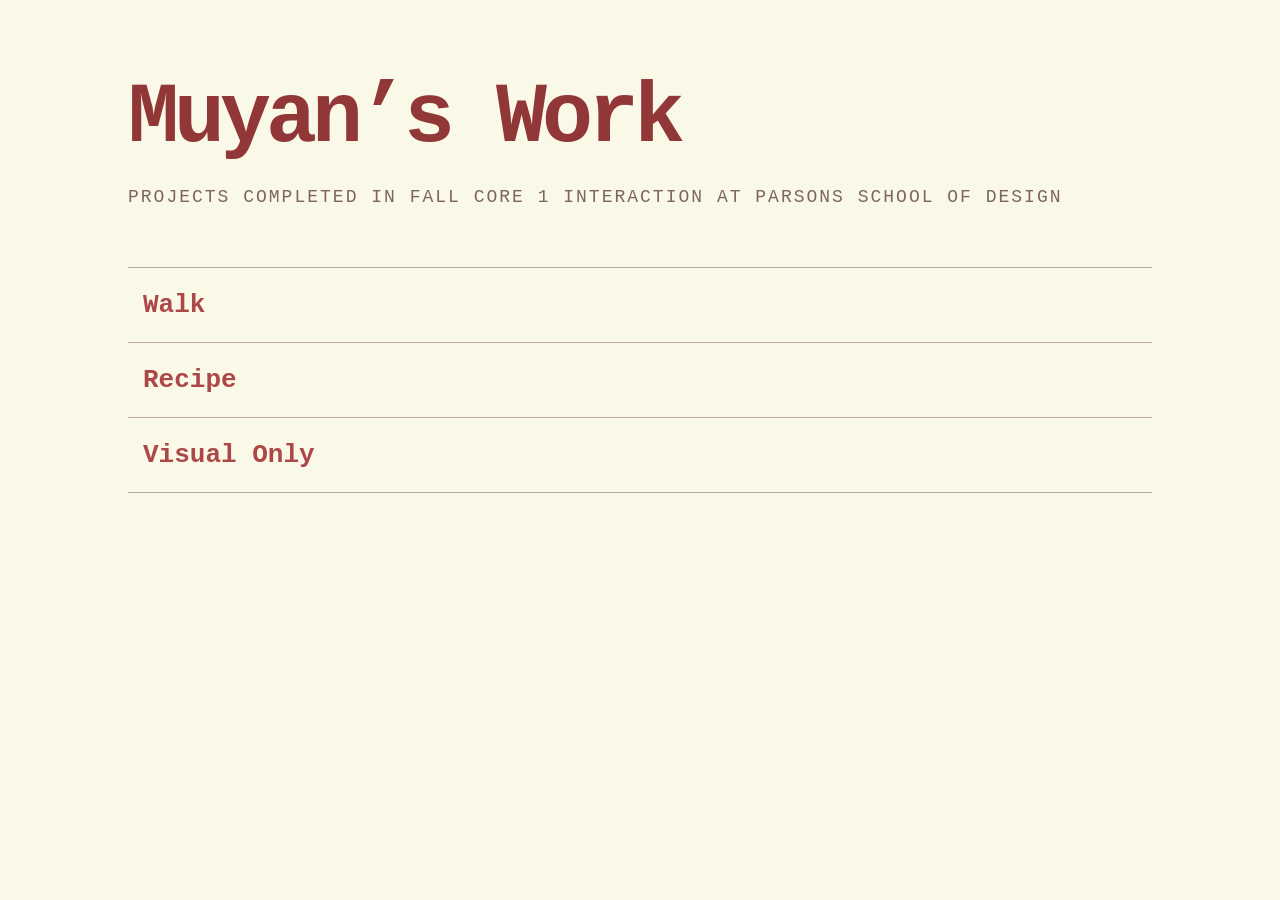
<file: index1.html>
<link rel="stylesheet" type="text/css" href="main.css">
<!DOCTYPE html>
<html>
<head>
  <meta charset="utf-8">
  <meta name="viewport" content="width=device-width, initial-scale=1">
  <link rel="stylesheet" type="text/css" href="main.css">
  <link rel="preconnect" href="https://fonts.googleapis.com">
  <link rel="preconnect" href="https://fonts.gstatic.com" crossorigin>
  <link href="https://fonts.googleapis.com/css2?family=Yatra+One&display=swap" rel="stylesheet">
   <link rel="icon" type="image/x-icon" href="favicon.png">
  <title>Nika's Awesome Core 1 Interaction Projects</title>
</head>
<body>
<div class="wrapper">
  <div class="heading">
    <h1>Muyan&rsquo;s Work</h1>
    <h2>Projects completed in Fall Core 1 Interaction at Parsons School of Design</h2>
  </div>
  <div class="entries">
    <div class="entry">
      <a href="projects/walk/index.html">Walk</a>
    </div>
    <div class="entry">
      <a href="projects/recipe/index.html">Recipe</a>
    </div>
    <div class="entry">
      <a href="projects/visual/index.html">Visual Only</a>
    </div>
  </div>

</div>

</body>
</html>
</file>
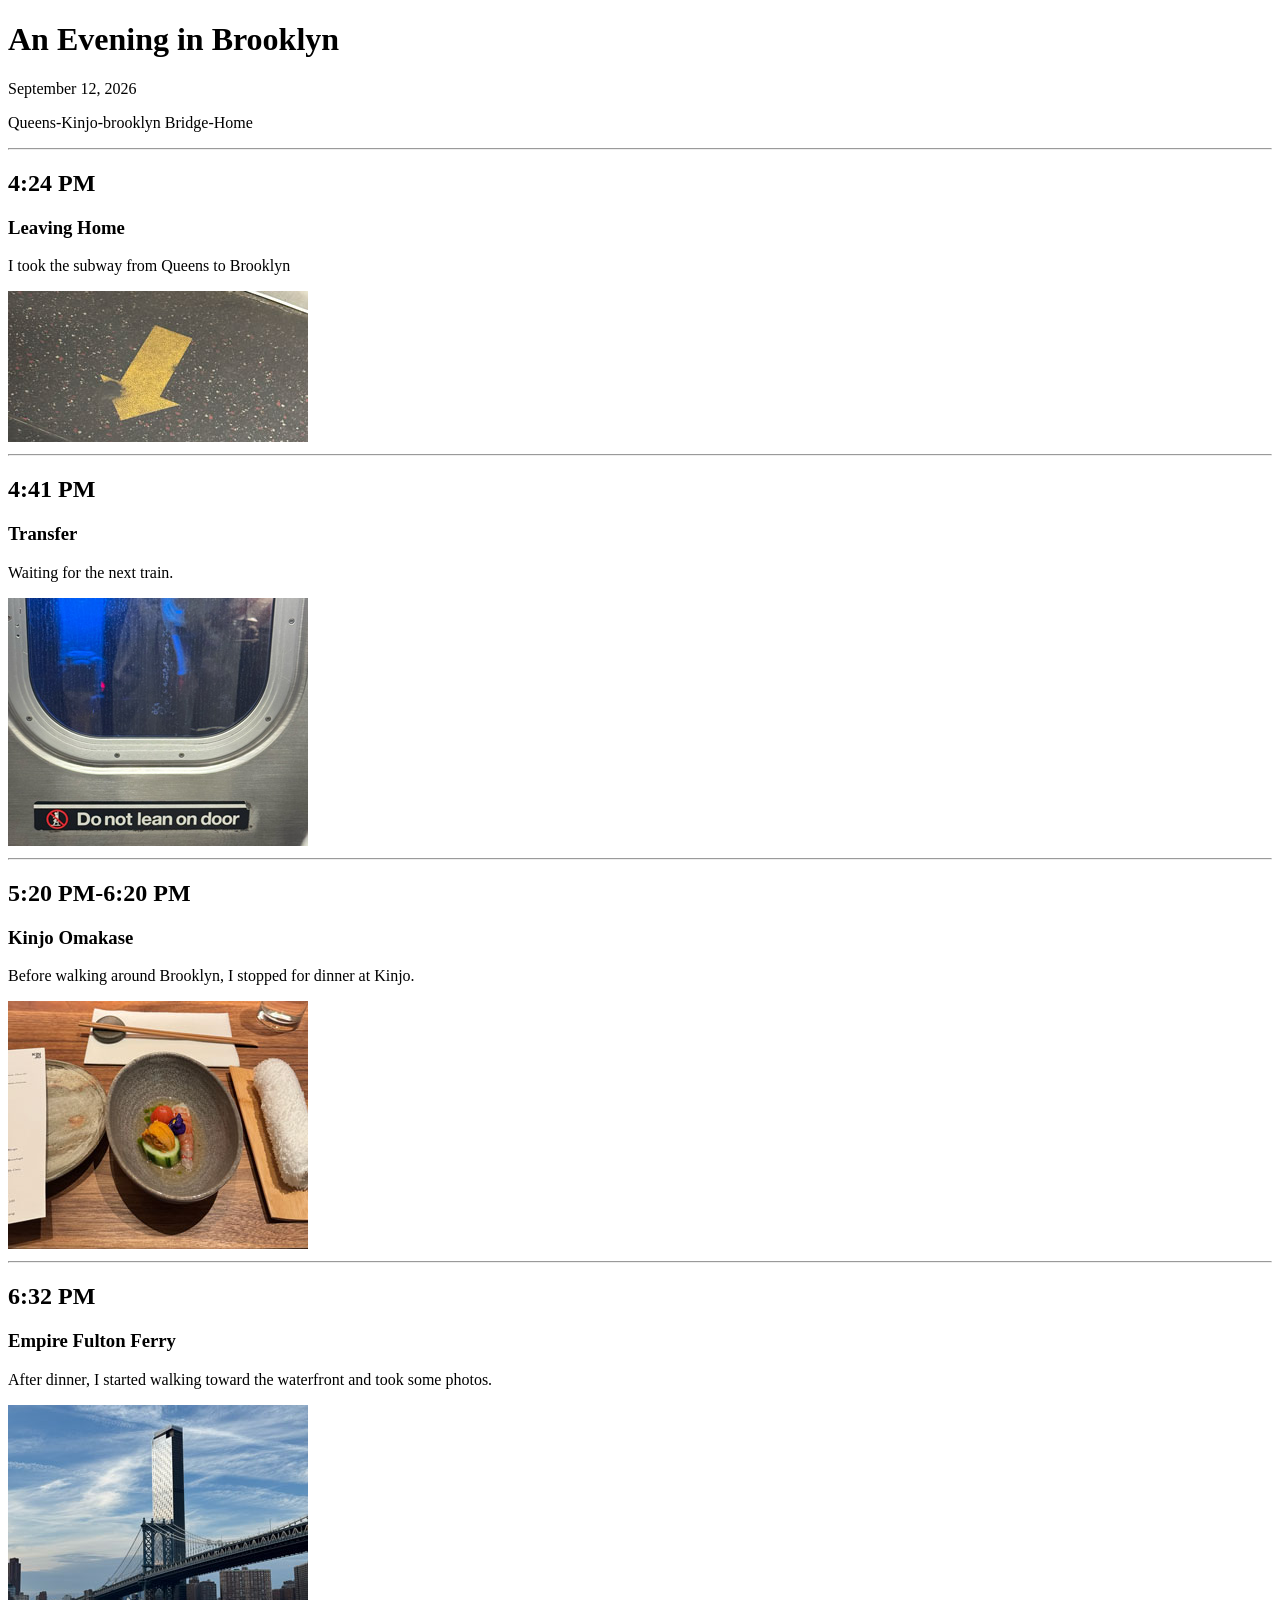
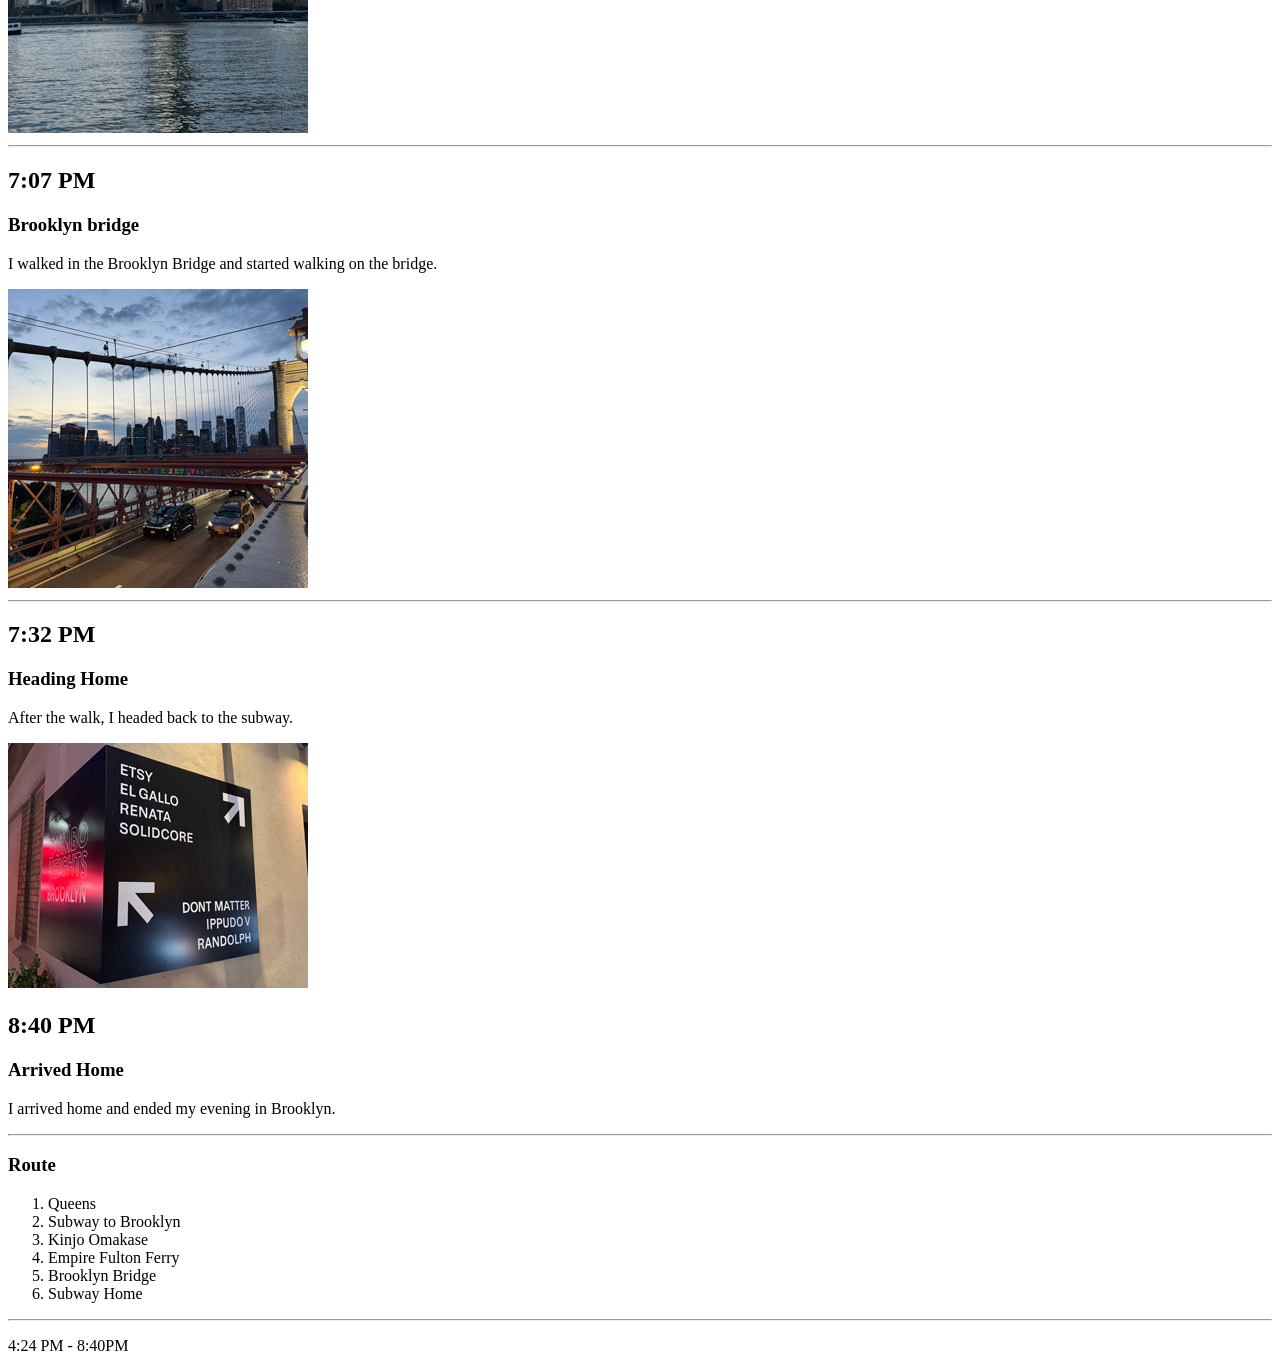
<file: project/walk/walk project.html>
<!DOCTYPE html>
<html>
<head>
	<meta charset="utf-8">
	<meta name="viewport" content="width=device-width, initial-scale=1">
	<title>An Evening in Brooklyn</title>
</head>
<body>
	<h1>An Evening in Brooklyn</h1>
	<p>September 12, 2026</p>
	<p>Queens-Kinjo-brooklyn Bridge-Home</p>

<hr>
<h2>4:24 PM</h2>
<h3>Leaving Home</h3>
<p>I took the subway from Queens to Brooklyn</p>
<img src="imgs/subway.jpg" alt="Subway ride to Brooklyn">
<hr>
<h2>4:41 PM</h2>
<h3>Transfer</h3>
<p>Waiting for the next train.</p>
<img src="imgs/subway1.jpg" alt="transfer to another train">

<hr>
	<h2>5:20 PM-6:20 PM</h2>
	<h3>Kinjo Omakase</h3>
	<p>Before walking around Brooklyn, I stopped for dinner at Kinjo.</p>
	<img src="imgs/kinjo.jpg" alt="go to restaurant">

<hr>
	<h2>6:32 PM</h2>
	<h3>Empire Fulton Ferry</h3>
	<p>After dinner, I started walking toward the waterfront and took some photos.</p>
	<img src="imgs/walking.jpg" alt="walking around Brooklyn">

<hr>
	<h2>7:07 PM</h2>
	<h3>Brooklyn bridge</h3>
	<p>I walked in the Brooklyn Bridge and started walking on the bridge.</p>
	<img src="imgs/brooklyn.jpg" alt="walking on the bridge">
<hr>
<h2>7:32 PM</h2>
<h3>Heading Home</h3>
<p>After the walk, I headed back to the subway.</p>
<img src="imgs/back-home.jpg" alt="back to home">

<h2>8:40 PM</h2>
<h3>Arrived Home</h3>
<p>I arrived home and ended my evening in Brooklyn.</p>

<hr>
<h3>Route</h3>
<ol>
	<li>Queens</li>
	<li>Subway to Brooklyn</li>
	<li>Kinjo Omakase</li>
	<li>Empire Fulton Ferry</li>
	<li>Brooklyn Bridge</li>
	<li>Subway Home</li>
</ol>

<hr>

<p>4:24 PM - 8:40PM</p>

</body>
</html>
</file>
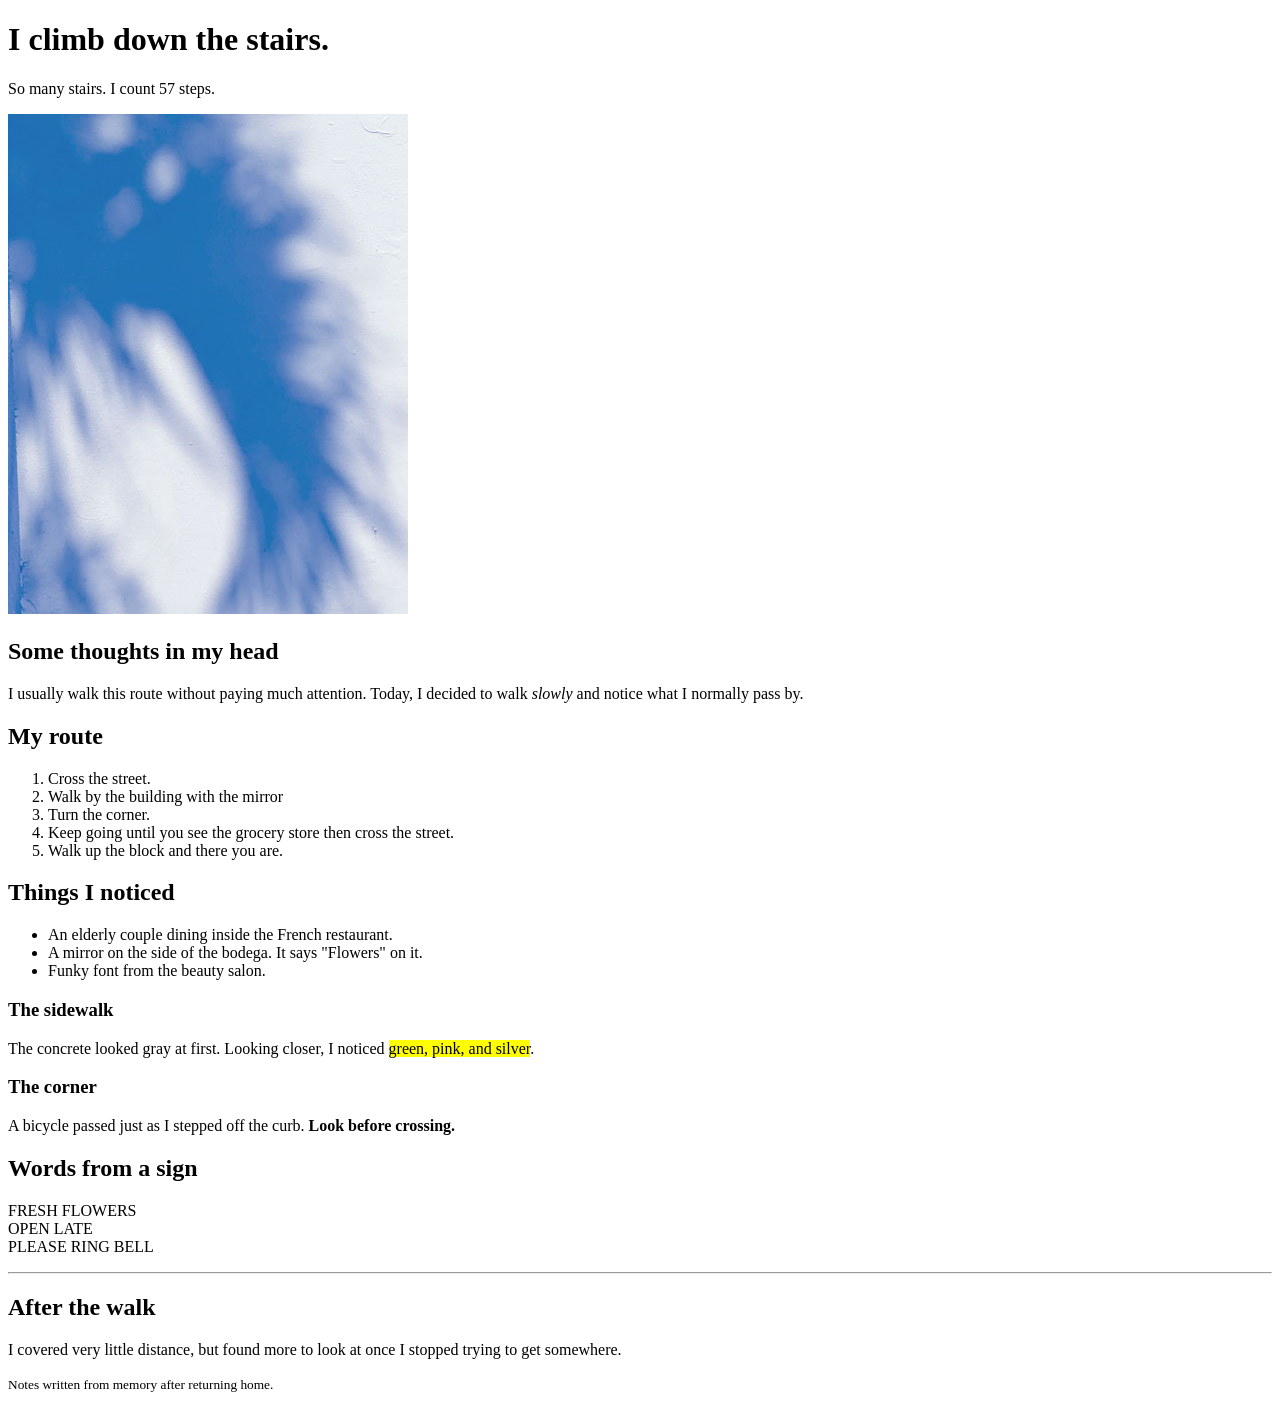
<file: project/walk/walk.html>
<!DOCTYPE html>
<html lang="en">
<head>
  <meta charset="utf-8">
  <meta name="viewport" content="width=device-width, initial-scale=1">
  <title>Walk home from the 7 train</title>
</head>
<body>


  <h1>I climb down the stairs.</h1>
  <p>So many stairs. I count 57 steps.</p>

<img src="imgs/plam.jpg" alt="beautiful palm leaves">


  <section>
    <h2>Some thoughts in my head</h2>
    <p>
      I usually walk this route without paying much attention.
      Today, I decided to walk <em>slowly</em> and notice what
      I normally pass by.
    </p>
  </section>

  <section>
    <h2>My route</h2>
    <ol>
      <li>Cross the street.</li>
      <li>Walk by the building with the mirror</li>
      <li>Turn the corner.</li>
      <li>Keep going until you see the grocery store then cross the street.</li>
      <li>Walk up the block and there you are.</li>
    </ol>
  </section>

  <section>
    <h2>Things I noticed</h2>
    <ul>
      <li>An elderly couple dining inside the French restaurant.</li>
      <li>A mirror on the side of the bodega. It says "Flowers" on it.</li>
      <li>Funky font from the beauty salon.</li>
    </ul>

    <h3>The sidewalk</h3>
    <p>
      The concrete looked gray at first. Looking closer,
      I noticed <mark>green, pink, and silver</mark>.
    </p>

    <h3>The corner</h3>
    <p>
      A bicycle passed just as I stepped off the curb.
      <strong>Look before crossing.</strong>
    </p>
  </section>

  <section>
    <h2>Words from a sign</h2>
    <p>
      FRESH FLOWERS<br>
      OPEN LATE<br>
      PLEASE RING BELL
    </p>
  </section>

  <hr>

  <section>
    <h2>After the walk</h2>
    <p>
      I covered very little distance, but found more to
      look at once I stopped trying to get somewhere.
    </p>
    <p><small>Notes written from memory after returning home.</small></p>
  </section>

  <!-- Add another observation from your walk here. -->

</body>
</html>
</file>
<file: main.css>
body {
    background-color: #faf8e7;
    font-family: Courier, monospace;
    color: #ad4848;
    margin: 0;
}

.wrapper {
    width: 80%;
    max-width: 1100px;
    margin: auto;
}

/* Heading */

.heading {
    margin-top: 70px;
    margin-bottom: 60px;
    text-align: left;
}

.school {
    font-size: 14px;
    letter-spacing: 2px;
}

h1 {
    color: #913737;
    font-size: 85px;
    letter-spacing: -5px;
    margin: 20px 0;
}

h2 {
    font-size: 18px;
    font-weight: normal;
    text-transform: uppercase;
    letter-spacing: 2px;
    color: #7e665c;
}

/* Project List */

.entries {
    border-top: 1px solid #bca99b;
}

.entry {
    border-bottom: 1px solid #bca99b;
}

.entry a {
    display: flex;
    align-items: center;
    padding: 22px 15px;
    color: #ad4848;
    text-decoration: none;
    font-size: 26px;
    font-weight: bold;
}

.number {
    font-size: 14px;
    font-weight: normal;
    color: #a36b60;
    margin-right: 35px;
}

.arrow {
    margin-left: auto;
    font-size: 26px;
    font-weight: normal;
}

/* Hover Effect */

.entry a:hover {
    background-color: #f0dfd4;
    color: #913737;
}

/* Footer */

.footer {
    display: flex;
    justify-content: space-between;
    margin-top: 25px;
    margin-bottom: 40px;
    font-size: 12px;
    letter-spacing: 1px;
    color: #7e665c;
}
</file>
<file: course /main.css>
* {
  box-sizing: border-box;
}

body {
  margin: 0;
  padding: 50px;
  background-color: #ff7272;
  font-family: monospace;
}

.container {
  max-width: 700px;
  margin: 0 auto;
}

img {
  max-width: 100%;
  height: auto;
}

@media (max-width: 650px) {
  body {
    background-color: black;
    color:  white;
  }

@media (max-height: 650px) {
  body {
    background-color: orange;
  }
}


/* The body's font-size is smaller by default */
body {
  font-size: 16px;
  background-color: black;
  color: white;
}

h1,h2{
 font-weight: normal;
 text-align: center;
}

/* Tablet breakpoint */
@media (min-width: 768px) {
  body {
    font-size: 40px;
    background-color: black;
  }
}

/* Desktop breakpoint */
@media (min-width: 992px) {
  body {
    font-size: 50px;
  }
}

/* Wide screen breakpoint */
@media (min-width: 1200px) {
  body {
    font-size: 60px;
  }
}
</file>
<file: projects/analysis/main.css>
body {
  background-color: yellow;
}


section {
  margin-top: 120px;
  scroll-margin-top: 40px;
}

img {
  width: 100%;
}

#table-of-contents {
  margin: 80px 0;
}

.grid-col-2 {
  display: grid;

  /* Creates two equal columns */
  grid-template-columns: 1fr 1fr;

  /* Adds space between the columns */
  gap: 40px;
}

/* Prevents long code from breaking the layout */
pre {
  white-space: pre-wrap;
  overflow-wrap: anywhere;
}

/* Stacks the analysis sections on smaller screens */
@media (max-width: 700px) {
  .grid-col-2 {
    grid-template-columns: 1fr;
  }
}
</file>
<file: projects/frequencies/main.css>
* {
    box-sizing: border-box;
}

body {
    margin: 0;
    background-color: #f0ebdf;
    color: #443a32;
    font-family: Georgia, serif;
}

/* Header */

header {
    display: flex;
    justify-content: space-between;
    align-items: center;
    padding: 25px 5%;
}

.home {
    font-family: monospace;
    font-size: 14px;
    color: #443a32;
    text-decoration: none;
}

.home:hover {
    text-decoration: underline;
}

/* Personal Pin */

.pin {
    width: 90px;
    height: 90px;
    background-color: lightyellow;
    color: #443a32;
    border: 4px double #f0ebdf;
    border-radius: 50%;
    display: flex;
    flex-direction: column;
    justify-content: center;
    align-items: center;
    transform: rotate(12deg);
}

.pin span:first-child {
    font-size: 20px;
    font-style: italic;
}

.pin span:last-child {
    font-size: 10px;
    letter-spacing: 2px;
}

/* Title and Introduction */

.intro {
    text-align: center;
    padding: 10px 20px 30px;
    margin-top: -60px;
}

.subtitle {
    font-family: monospace;
    font-size: 12px;
    letter-spacing: 3px;
    color: #85786b;
}

h1 {
    font-family: 'Avenir Next', sans-serif;
    font-size: 76px;
    font-weight: 500;
    line-height: 1.05;
    margin: 25px 0;
}

h1 em {
    color: #35452e;
}

.description {
    max-width: 580px;
    margin: 25px auto;
    font-size: 15px;
    line-height: 1.8;
    color: #776c5f;
}

/* Photo Collage */

.collage {
    max-width: 1000px;
    margin: 30px auto 70px;
    padding: 20px;
    display: flex;
    flex-wrap: wrap;
    justify-content: center;
    align-items: center;
    gap: 35px;
}

/* Polaroid Cards */

.polaroid {
    width: 270px;
    padding: 12px 12px 18px;
    background-color: #fffdf7;
    box-shadow: 3px 5px 12px #443a3226;
    position: relative;
    transition: transform 0.3s;
}

.polaroid img {
    width: 100%;
    height: 230px;
    object-fit: cover;
    display: block;
}

.polaroid h2 {
    font-size: 20px;
    font-weight: normal;
    font-style: italic;
    margin: 15px 0 7px;
}

.polaroid p {
    font-family: monospace;
    font-size: 11px;
    margin: 5px 0;
    color: #776c5f;
}

.year {
    letter-spacing: 2px;
}

/* Different Rotation Angles */

.photo1 {
    transform: rotate(-8deg);
}

.photo2 {
    transform: rotate(4deg);
}

.photo3 {
    transform: rotate(8deg);
}

.photo4 {
    transform: rotate(-5deg);
}

.photo5 {
    transform: rotate(5deg);
}

/* Masking Tape */

.tape {
    position: absolute;
    width: 85px;
    height: 25px;
    background-color: rgba(190, 168, 119, 0.55);
    top: -12px;
    left: 50%;
    transform: translateX(-50%) rotate(-5deg);
}

.photo2 .tape {
    background-color: rgba(157, 182, 200, 0.65);
}

.photo4 .tape {
    background-color: rgba(155, 169, 138, 0.65);
}

/* Hover Effect */

.polaroid:hover {
    transform: rotate(0deg) scale(1.08);
    z-index: 10;
}

/* Footer */

footer {
    text-align: center;
    padding: 20px 20px 40px;
}

footer p {
    font-size: 19px;
    font-style: italic;
    color: #776c5f;
}

footer span {
    font-family: monospace;
    font-size: 10px;
    letter-spacing: 3px;
}

/* Mobile Version */

@media (max-width: 600px) {

    h1 {
        font-size: 43px;
    }

    .subtitle {
        font-size: 10px;
        letter-spacing: 1px;
    }

    .description {
        font-size: 14px;
    }

    .collage {
        gap: 40px;
        padding: 20px 35px;
    }

    .polaroid {
        width: 100%;
        max-width: 300px;
    }

    .pin {
        width: 70px;
        height: 70px;
    }

    .pin span:first-child {
        font-size: 16px;
    }

    .pin span:last-child {
        font-size: 8px;
    }
}
</file>
<file: projects/growing-city-clock/main.css>
body {
    margin: 0;
    background-color: #98c6f1;
    font-family: Courier New;
}

.wrapper {
    height: 100vh;
    position: relative;
    overflow: hidden;
}

h1 {
    margin: 0;
    padding: 30px 40px;
    font-size: 56px;
    color: #593626;
}

.city {
    position: absolute;
    bottom: 35px;
    left: 2%;
    width: 96%;
    height: 75%;
    display: flex;
    align-items: flex-end;
    gap: 2px;
}

.building {
    flex: 1;
    height: 0;
    position: relative;
    opacity: 0;
    overflow: hidden;
    transition: height 1s, opacity 1s;
}

.window {
    position: absolute;
    width: 22%;
    height: 12px;
    background-color: #53505b;
    border: 1px solid #443c42;
    box-sizing: border-box;
}

.ground {
    position: absolute;
    bottom: 0;
    width: 100%;
    height: 35px;
    background-color: #262626;
}


/* MOBILE VERSION */

@media (max-width: 600px) {

    h1 {
        font-size: 36px;
        padding: 25px 20px;
    }

    .city {
        left: 0;
        width: 100%;
        height: 70%;
        overflow-x: auto;
        overflow-y: hidden;
        justify-content: flex-start;
        gap: 3px;
    }

    .building {
        flex: 0 0 50px;
    }

    .window {
        height: 10px;
    }

    .ground {
        height: 35px;
    }
}
</file>
<file: projects/midterm reflection/main.css>
* {
  box-sizing: border-box;
}

body {
  margin: 0;
  background-color: #30241f;
  color: #eee2d2;
  font-family: "Courier New", Courier, monospace;
}

main {
  max-width: 760px;
  margin: 0 auto;
  padding: 70px 24px;
}

.back-link {
  color: inherit;
  font-size: 14px;
  text-underline-offset: 4px;
}

.back-link:hover {
  color: #666;
}

h1 {
  margin: 50px 0 24px;
  font-size: clamp(28px, 5vw, 40px);
  line-height: 1.2;
}

p {
  margin: 0;
  font-size: 17px;
  line-height: 1.8;
}
</file>
<file: projects/Re-create a website grid /main.css>
* {
    box-sizing: border-box;
}

body {
    margin: 0;
    padding: 30px;
    font-family: Arial, sans-serif;
    background-color: white;
    color: black;
}

/* Main page layout */

.page {
    display: grid;
    grid-template-columns: 170px 1fr;
    gap: 30px;
    width: 100%;
    align-items: start;
}

/* Sidebar */

.sidebar {
    display: flex;
    flex-direction: column;
    gap: 35px;
}

.sidebar h1 {
    font-size: 32px;
    margin: 0;
    letter-spacing: -3px;
}

.menu {
    display: flex;
    flex-direction: column;
    align-items: flex-start;
    gap: 10px;
}

.menu a {
    display: block;
    font-family: Georgia, serif;
    font-style: italic;
    font-size: 19px;
    line-height: 1.2;
    color: black;
    text-decoration: none;
}

.menu a:first-child {
    margin-left: 4px;
}

.info {
    display: flex;
    flex-direction: column;
    gap: 12px;
}

.info a {
    font-size: 11px;
    font-weight: bold;
    letter-spacing: 1px;
    color: black;
    text-decoration: none;
}

.source {
    font-size: 11px;
    color: gray;
}

/* Main font grid */

.font-grid {
    display: grid;
    grid-template-columns: repeat(3, 1fr);
    gap: 35px;
    width: 100%;
    min-width: 0;
    align-items: start;
}

/* Independent columns */

.font-column {
    display: flex;
    flex-direction: column;
    gap: 65px;
    min-width: 0;
}

/* Font cards */

.font-card {
    width: 100%;
    min-width: 0;
}

.specimen {
    display: flex;
    align-items: center;
    justify-content: center;
    width: 100%;
    text-align: center;
    overflow: hidden;
}

.specimen p {
    margin: 0;
    max-width: 100%;
    overflow-wrap: normal;
}

.font-label {
    border-top: 2px solid black;
    padding-top: 10px;
    font-size: 11px;
    font-weight: bold;
    letter-spacing: 0.5px;
}

/* Font 1 - Large typography */

.font-one {
    font-size: 45px;
}

@media (max-width: 900px) {
    .font-one {
        font-size: 25px;
    }
}

/* Font 2 - Short and bold */

.font-two {
    min-height: 110px;
    font-size: clamp(24px, 3vw, 46px);
    font-weight: 900;
    letter-spacing: -3px;
}

/* Font 3 - Large ampersand */

.font-three {
    min-height: 420px;
    font-size: clamp(110px, 17vw, 260px);
    font-weight: 900;
    line-height: 1;
}

/* Font 4 - Wide letter spacing */

.font-four {
    min-height: 110px;
    font-size: clamp(16px, 2vw, 27px);
    letter-spacing: 4px;
    line-height: 1.8;
}

/* Font 5 - Serif typography */

.font-five {
    min-height: 340px;
    font-family: Georgia, serif;
    font-size: clamp(22px, 2.5vw, 37px);
    line-height: 1.1;
}

/* Font 6 - Bold playful type */

.font-six {
    min-height: 110px;
    font-size: clamp(30px, 4vw, 65px);
    font-weight: 900;
    letter-spacing: -4px;
}
.font-seven {
    min-height: 180px;
    font-family: Georgia, serif;
    font-size: 52px;
    font-weight: bold;
    line-height: 1;
    letter-spacing: -3px;
}

/* Different vertical spacing */

.column-one {
    gap: 65px;
}

.column-two {
    gap: 85px;
}

.column-three {
    gap: 75px;
}
</file>
<file: projects/recipe/main.css>
/* WHOLE PAGE */

body {
    margin: 0;
    background-color: lightyellow;
    color: darkred;
    font-family: "Courier New", Courier, monospace;
}


/* INTRO */

header {
    min-height: 100vh;
    padding-left: 8%;
    padding-right: 8%;

    display: flex;
    flex-direction: column;
    justify-content: center;
}

header h1 {
    font-size: 75px;
    line-height: 0.9;
    margin-top: 20px;
    margin-bottom: 20px;
}

header p {
    font-size: 16px;
}


/* QUESTIONS */

.question {
    min-height: 80vh;
    margin-left: 8%;
    margin-right: 8%;

    display: flex;
    flex-direction: column;
    justify-content: center;
}

.question > p {
    width: 90px;
    padding: 8px;
    margin-bottom: 30px;

    border: 2px solid indianred;

    text-align: center;
    font-weight: bold;
}

.question h2 {
    font-size: 40px;
    margin-top: 0;
    margin-bottom: 40px;
}


/* ANSWERS */

.choices {
    display: flex;
    gap: 15px;
    flex-wrap: wrap;
}

input[type="radio"] {
    display: none;
}

.choices label {
    padding: 15px 25px;

    border: 2px solid indianred;

    color: indianred;
    font-weight: bold;

    cursor: pointer;
}

.choices label:hover {
    background-color: indianred;
    color: lightyellow;
}

input[type="radio"]:checked + label {
    background-color: darkred;
    color: lightyellow;
    border-color: darkred;
}


/* RESULT */

.result {
    min-height: 100vh;
    margin-left: 8%;
    margin-right: 8%;

    display: flex;
    flex-direction: column;
    justify-content: center;
}

.result > p {
    width: 200px;
    padding: 8px;

    border: 2px solid indianred;

    text-align: center;
    font-weight: bold;
}

.result h2 {
    font-size: 60px;
    margin-bottom: 20px;
}


/* SANDWICH */

.sandwich {
    width: 70%;
    min-height: 300px;

    margin: 40px auto;
    padding: 50px;

    display: flex;
    flex-direction: column;
    justify-content: center;
    align-items: center;
}

.sandwich p {
    display: none;

    width: 70%;
    margin: 4px 0;

    text-align: center;
    box-sizing: border-box;
}


/* SHOW INGREDIENTS */

body:has(#sunrise:checked) .egg {
    display: block;
}

body:has(#afternoon:checked) .luncheon {
    display: block;
}

body:has(#sunset:checked) .beef {
    display: block;
}

body:has(#midnight:checked) .vegetable {
    display: block;
}


body:has(#beach:checked) .honey {
    display: block;
}

body:has(#city:checked) .chili {
    display: block;
}

body:has(#forest:checked) .lime {
    display: block;
}

body:has(#home:checked) .bbq {
    display: block;
}


body:has(#calm:checked) .whitebread {
    display: block;
}

body:has(#excited:checked) .toast {
    display: block;
}

body:has(#lazy:checked) .wrap {
    display: block;
}

body:has(#chaotic:checked) .croissant {
    display: block;
}


body:has(#sunny:checked) .avocado {
    display: block;
}

body:has(#rainy:checked) .cheese {
    display: block;
}

body:has(#snowy:checked) .pickles {
    display: block;
}

body:has(#windy:checked) .onion {
    display: block;
}


/* SANDWICH STYLE */

.sandwich p.bread {
    padding: 35px 20px;

    border: 3px solid darkred;
    font-size: 20px;
    font-weight: bold;
}

.sandwich p.extra {
    padding: 12px 20px;

    border: 2px solid indianred;

    font-size: 15px;
}

.sandwich p.filling {
    padding: 25px 20px;

    background-color: darkred;
    color: lightyellow;

    font-size: 22px;
    font-weight: bold;
}

.sandwich p.sauce {
    padding: 8px 20px;

    border-top: 2px dashed indianred;
    border-bottom: 2px dashed indianred;

    font-size: 14px;
}


/* USER TESTING */

.testing {
    margin: 100px 8%;
}

.testing h2 {
    font-size: 40px;
}

.test-results {
    display: flex;
    gap: 20px;
}

.test-results div {
    width: 50%;
    padding: 25px;

    border: 2px solid indianred;
}
</file>
<file: projects/visual only/main.css>
* {
    box-sizing: border-box;
}

body {
    margin: 0;
    background-color: #f7f3eb;
}

/* WHOLE PAGE */

.container {
    position: relative;
    width: 100%;
    min-height: 100vh;
    overflow: hidden;
}

/* OBJECTS */

.object {
    position: absolute;
    cursor: pointer;
}

.object img {
    display: block;
    width: 100%;
    height: auto;
}


/* HOVER ANIMATION */

.object:hover {
    z-index: 10;
}

.object:hover img {
    animation: spinType 0.8s ease-in-out forwards;
}

@keyframes spinType {
    0% {
        transform: scale(1) rotate(0deg);
    }

    60% {
        transform: scale(1.12) rotate(180deg);
    }

    100% {
        transform: scale(1.08) rotate(280deg);
    }
}


/* FREQUENCY TEXT */

.frequency {
    display: none;
    position: absolute;
    top: 50%;
    left: 100%;
    margin: 0;
    padding-left: 10px;
    white-space: nowrap;
    font-family: Courier New, Courier,monospace;
    font-size: 18px;
    font-weight: bold;
    color: #793b2b;
}

/* SHOW FREQUENCY ON HOVER */

.object:hover .frequency {
    display: block;
}


/* DESKTOP POSITIONS */

.perfume {
    width: 12%;
    top: 12%;
    left: 9%;
}

.airpods {
    width: 7%;
    top: 16%;
    left: 34%;
}

.sunglasses {
    width: 16%;
    top: 18%;
    left: 52%;
}

.eyedrops {
    width: 5%;
    top: 13%;
    left: 80%;
}

.wallet {
    width: 17%;
    top: 43%;
    left: 54%;
}

.pen {
    width: 10%;
    top: 59%;
    left: 9%;
}

.lipbalm {
    width: 6%;
    top: 68%;
    left: 29%;
}

.camera {
    width: 20%;
    top: 58%;
    left: 38%;
}

.candle {
    width: 12%;
    top: 65%;
    left: 80%;
}


/* MOBILE */


/* MOBILE */

@media (max-width: 600px) {

    .container {
        min-height: 100svh;
    }

    .perfume {
        width: 25%;
        top: 9%;
        left: 8%;
    }

    .airpods {
        width: 17%;
        top: 48%;
        left: 45%;
    }

    .sunglasses {
        width: 36%;
        top: 87%;
        left: 8%;
    }

    .eyedrops {
        width: 12%;
        top: 31%;
        left: 73%;
    }

    .wallet {
        width: 35%;
        top: 8%;
        left: 48%;
    }

    .pen {
        width: 21%;
        top: 32%;
        left: 38%;
    }

    .lipbalm {
        width: 14%;
        top: 36%;
        left: 12%;
    }

    .camera {
        width: 39%;
        top: 58%;
        left: 10%;
    }

    .candle {
        width: 26%;
        top: 70%;
        left: 66%;
    }

}
</file>
<file: projects/walk/main.css>
* {
  box-sizing: border-box;
}

body {
  margin: 0;
  background-color: #f7f3eb;
  color: #3b2b23;
  font-family: "Courier New", Courier, monospace;
  line-height: 1.6;
}

main {
  max-width: 960px;
  margin: 0 auto;
  padding: 50px 30px;
}

header {
  margin-bottom: 40px;
}

h1 {
  font-size: 36px;
  line-height: 1.2;
}

.stop {
  display: flex;
  align-items: center;
  gap: 40px;
  padding: 32px 0;
  border-top: 1px solid #b7a394;
}

.stop-text {
  flex: 1;
}

.stop img {
  width: 300px;
  height: auto;
}

h2 {
  margin: 0 0 12px;
  font-size: 22px;
}

h3 {
  margin: 0 0 10px;
  font-size: 18px;
}

p {
  margin: 10px 0;
}

footer {
  border-top: 1px solid #b7a394;
  padding-top: 30px;
}

a {
  color: inherit;
  text-underline-offset: 4px;
}
</file>
